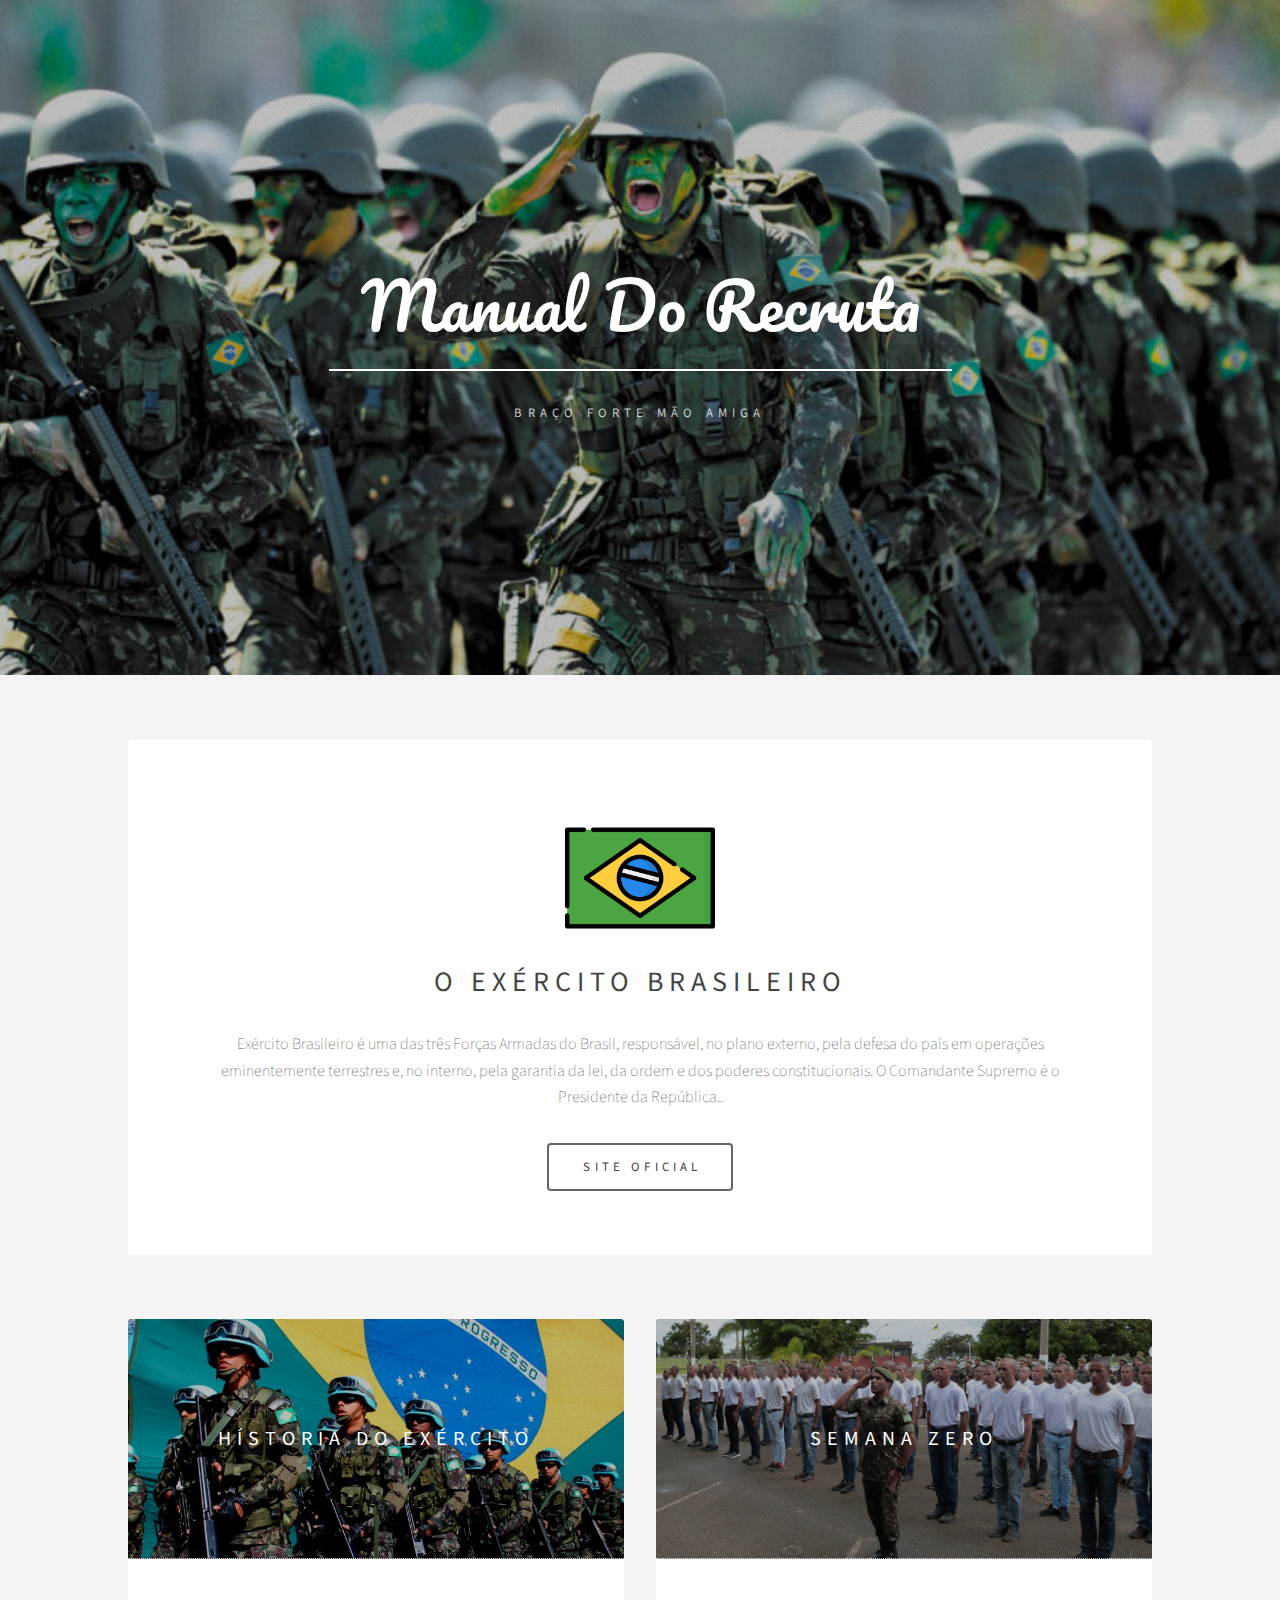
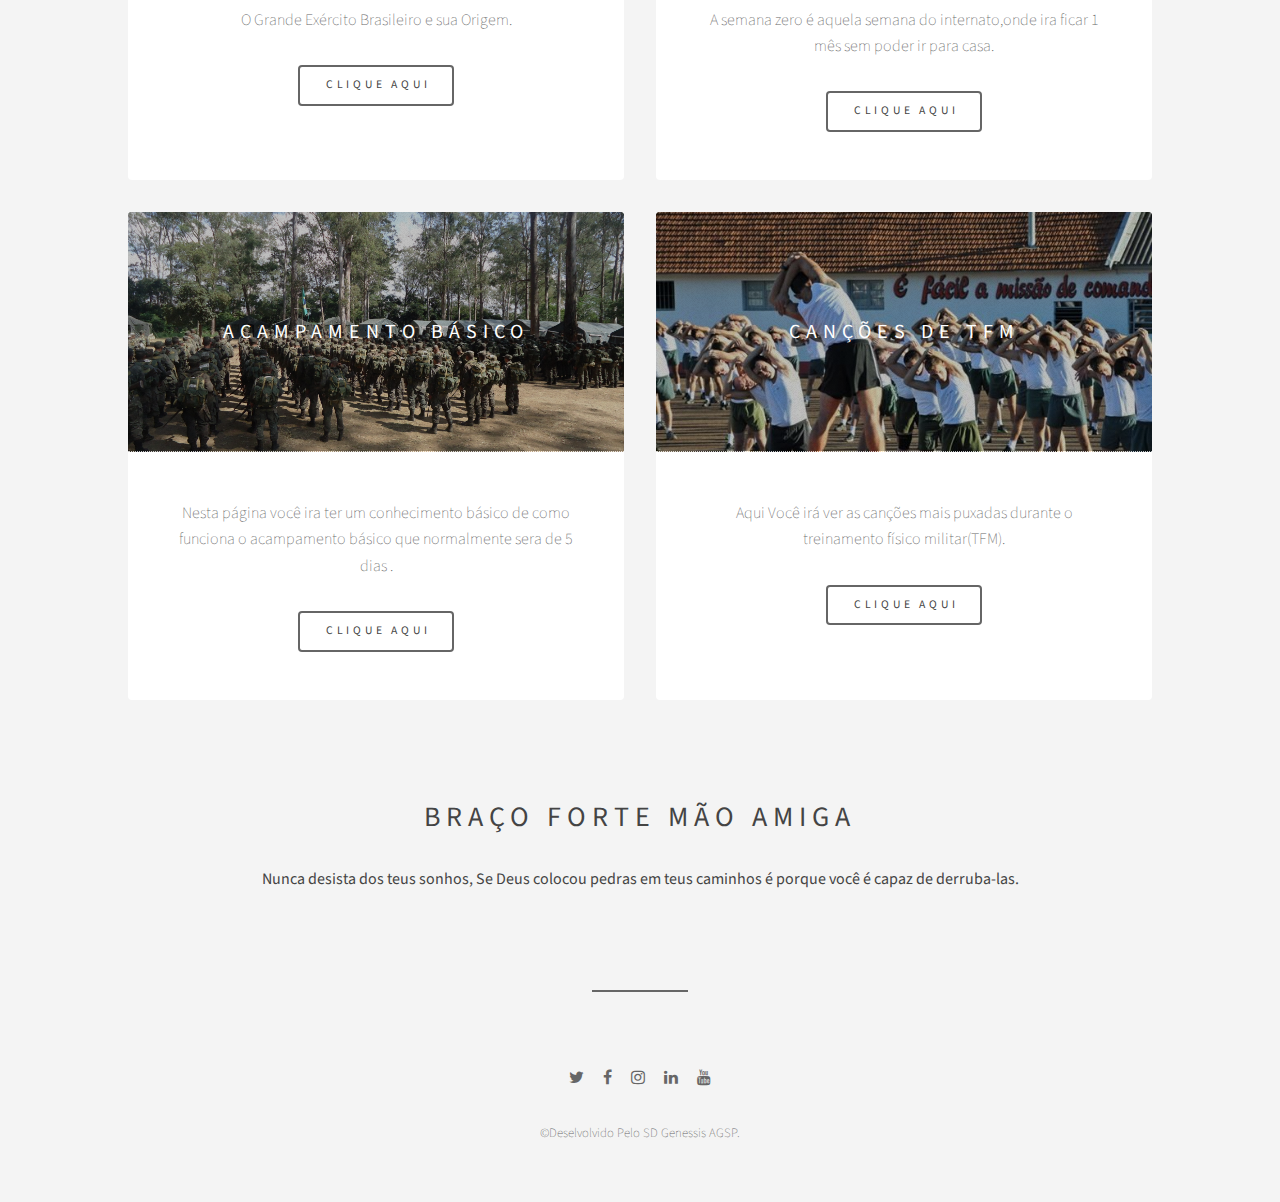
<file: PROF/www/index.html>
<!DOCTYPE HTML>
<!--
	Epilogue by TEMPLATED
	templated.co @templatedco
	Released for free under the Creative Commons Attribution 3.0 license (templated.co/license)
-->
<html>
	<head>
		<title>Manual Do Recruta</title>
		<meta charset="utf-8" />
		<meta name="viewport" content="width=device-width, initial-scale=1" />
		<link rel="stylesheet" href="css/main.css" />
		<link rel="shortout" href="imagens/icon">
	</head>
	<body>

		<!-- Header -->
			<header id="header" class="alt">
				<div class="inner">
					<h1>Manual Do Recruta</h1>
					<p>Braço Forte Mão Amiga </p>
				</div>
			</header>

		<!-- Wrapper -->
			<div id="wrapper">

				<!-- Banner -->
					<section id="intro" class="main">
					<img src="images/brasil.png" width="150" >
						<h2>O Exército Brasileiro</h2>
						<p>Exército Brasileiro é uma das três Forças Armadas do Brasil, responsável, no plano externo, pela defesa do país em operações eminentemente terrestres e, no interno, pela garantia da lei, da ordem e dos poderes constitucionais. O Comandante Supremo é o Presidente da República..</p>
						<ul class="actions">
							<li><a href="http://www.eb.mil.br/" class="button big">SITE OFICIAL</a></li>
						</ul>
					</section>

				<!-- Items -->
					<section class="main items">
						<article class="item">
							<header>
								<a href="HistoriaEB.html"><img src="images/capa.jpg" alt="" /></a>
								<h3>HÍSTORIA DO EXÉRCITO</h3>
							</header>
							<p>O Grande Exército Brasileiro e sua Origem.</p>
							<ul class="actions">
							
								<li><a href="HistoriaEB.html" class="button">Clique Aqui</a></li>
								
							</ul>
						</article>
						<article class="item">
							<header>
								<a href="semanaZero.html"><img src="images/semana.jpg" alt="" /></a>
								<h3>SEMANA ZERO</h3>
							</header>
							<p>A semana zero é aquela semana do internato,onde ira ficar 1 mês sem poder ir para casa.</p>
							<ul class="actions">
								<li><a href="semanaZero.html" class="button">Clique Aqui</a></li>
							</ul>
						</article>
						<article class="item">
							<header>
								<a href="acampamento.html"><img src="images/campo.jpg" alt="" /></a>
								<h3>ACAMPAMENTO BÁSICO</h3>
							</header>
							<p>Nesta página você ira ter um conhecimento básico de como funciona o acampamento básico que normalmente sera de 5 dias .</p>
							<ul class="actions">
								<li><a href="acampamento.html" class="button">Clique Aqui</a></li>
							</ul>
						</article>
						<article class="item">
							<header>
								<a href="tfm.html"><img src="images/tfm.jpg" alt="" /></a>
								<h3>CANÇÕES DE TFM</h3>
							</header>
							<p>Aqui Você irá ver as canções mais puxadas durante o treinamento físico militar(TFM).</p>
							<ul class="actions">
								<li><a href="tfm.html" class="button">Clique Aqui</a></li>
							</ul>
						</article>
					</section>

				<!-- CTA -->
					<section id="cta" class="main special">
						<h2>Braço Forte Mão Amiga</h2>
						<p><b>Nunca desista dos teus sonhos, Se Deus colocou pedras em teus caminhos é porque você é capaz de derruba-las.</b></p>
						
					</section>

				<!-- Main -->
				<!--
					<section id="main" class="main">
						<header>
							<h2>Lorem ipsum dolor</h2>
						</header>
						<p>Fusce malesuada efficitur venenatis. Pellentesque tempor leo sed massa hendrerit hendrerit. In sed feugiat est, eu congue elit. Ut porta magna vel felis sodales vulputate. Donec faucibus dapibus lacus non ornare. Etiam eget neque id metus gravida tristique ac quis erat. Aenean quis aliquet sem. Ut ut elementum sem. Suspendisse eleifend ut est non dapibus. Nulla porta, neque quis pretium sagittis, tortor lacus elementum metus, in imperdiet ante lorem vitae ipsum. Pellentesque habitant morbi tristique senectus et netus et malesuada fames ac turpis egestas. Etiam eget neque id metus gravida tristique ac quis erat. Aenean quis aliquet sem. Ut ut elementum sem. Suspendisse eleifend ut est non dapibus. Nulla porta, neque quis pretium sagittis, tortor lacus elementum metus, in imperdiet ante lorem vitae ipsum. Pellentesque habitant morbi tristique senectus et netus et malesuada fames ac turpis egestas.</p>
					</section>
				-->

				<!-- Footer -->
					<footer id="footer">
						<ul class="icons">
							<li><a href="https://twitter.com/exercitooficial?ref_src=twsrc%5Egoogle%7Ctwcamp%5Eserp%7Ctwgr%5Eauthor" class="icon fa-twitter"><span class="label">Twitter</span></a></li>
							<li><a href="https://www.facebook.com/exercito" class="icon fa-facebook"><span class="label">Facebook</span></a></li>
							<li><a href="https://www.instagram.com/exercito_oficial/?hl=pt-br" class="icon fa-instagram"><span class="label">Instagram</span></a></li>
							<li><a href="https://www.linkedin.com/organization-guest/company/exercito?challengeId=AQEJijxoqVua-AAAAXOSioYiGIHe4nkMWu5ul2oSS3Op_wp3rrAKlHwnlOrvUQwjZscsPDMRhTY-0yADV9rPQOuQBuqojUGLUg&submissionId=1e11b323-cabe-2516-585b-33657a42f025" class="icon fa-linkedin"><span class="label">LinkedIn</span></a></li>
                            <li><a href="https://www.youtube.com/user/CCSE1982" class="icon fa-youtube"><span class="label">Youtube</span></a></li>
						</ul>
						<p class="copyright">&copy;Deselvolvido Pelo SD Genessis AGSP</a>.</p>
					</footer>

			</div>

		<!-- Scripts -->
			<script src="js/jquery.min.js"></script>
			<script src="js/skel.min.js"></script>
			<script src="js/util.js"></script>
			<script src="js/main.js"></script>

	</body>
</html>
</file>
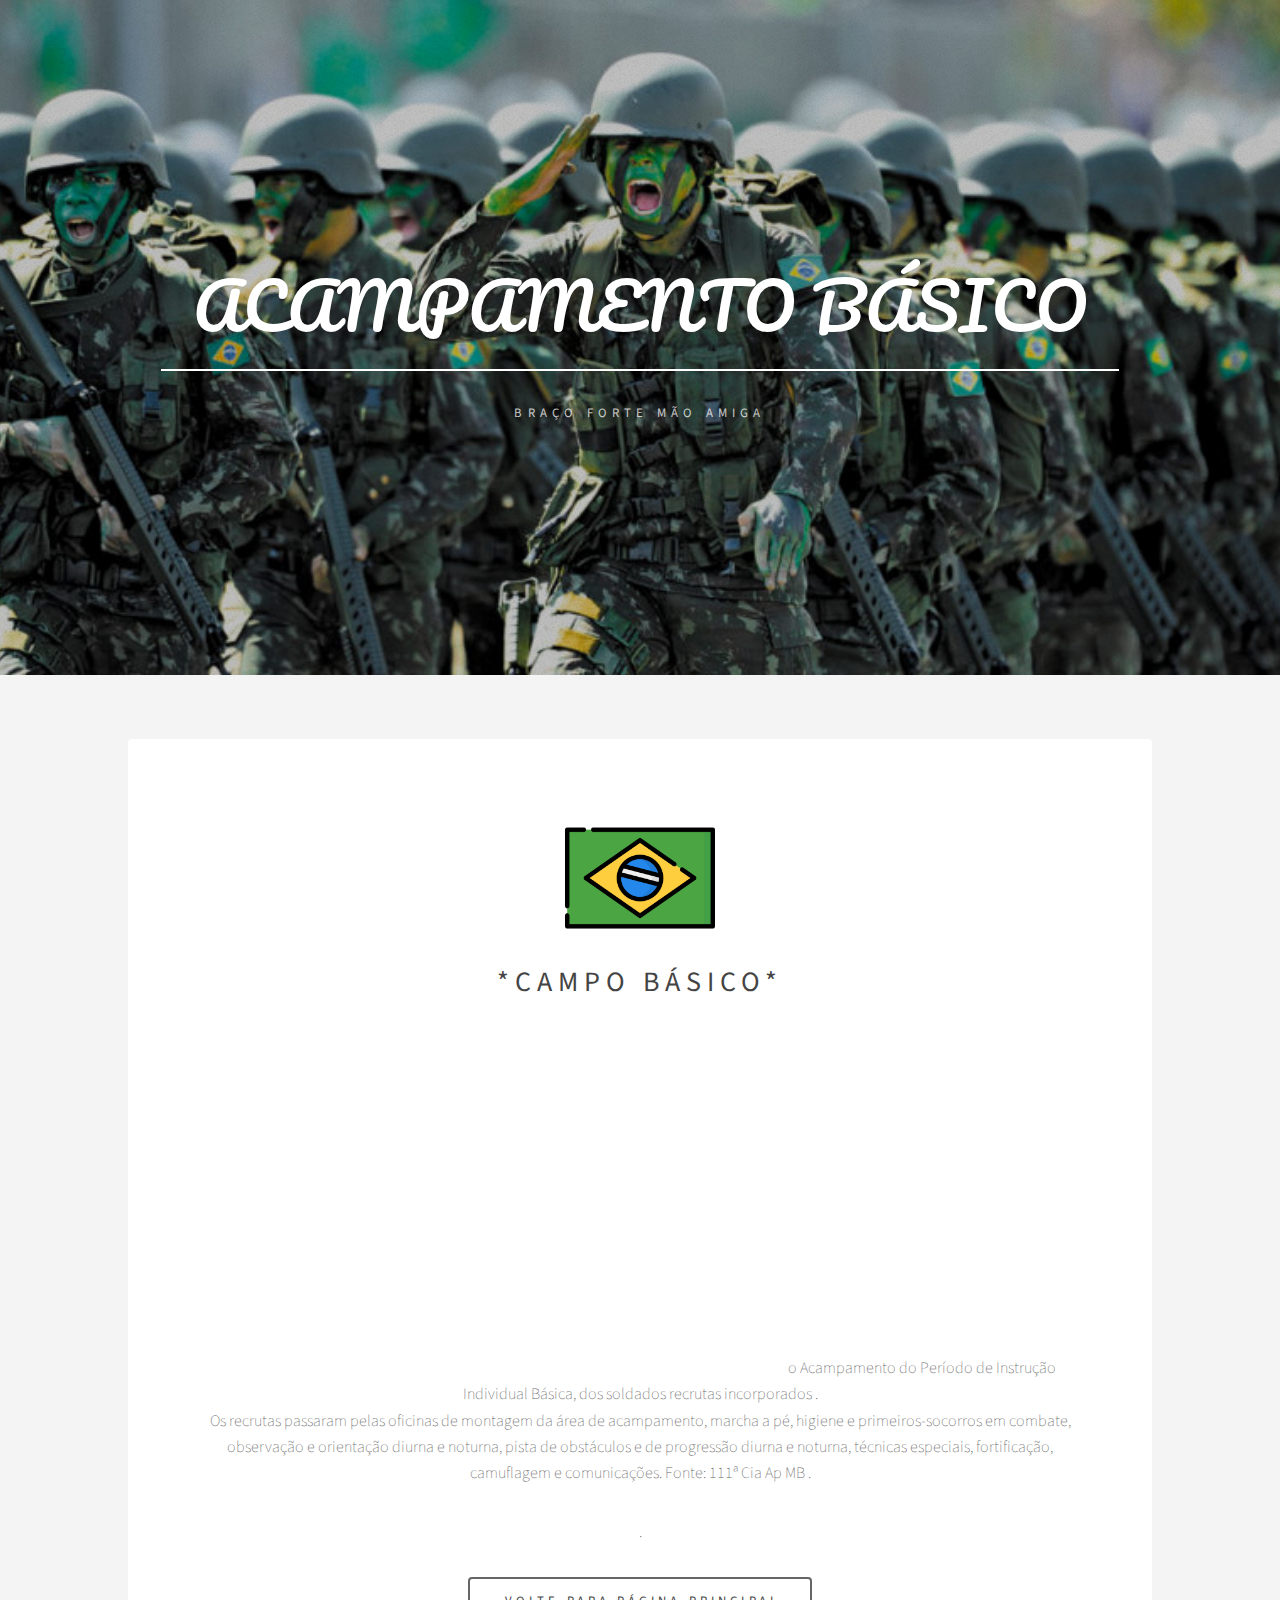
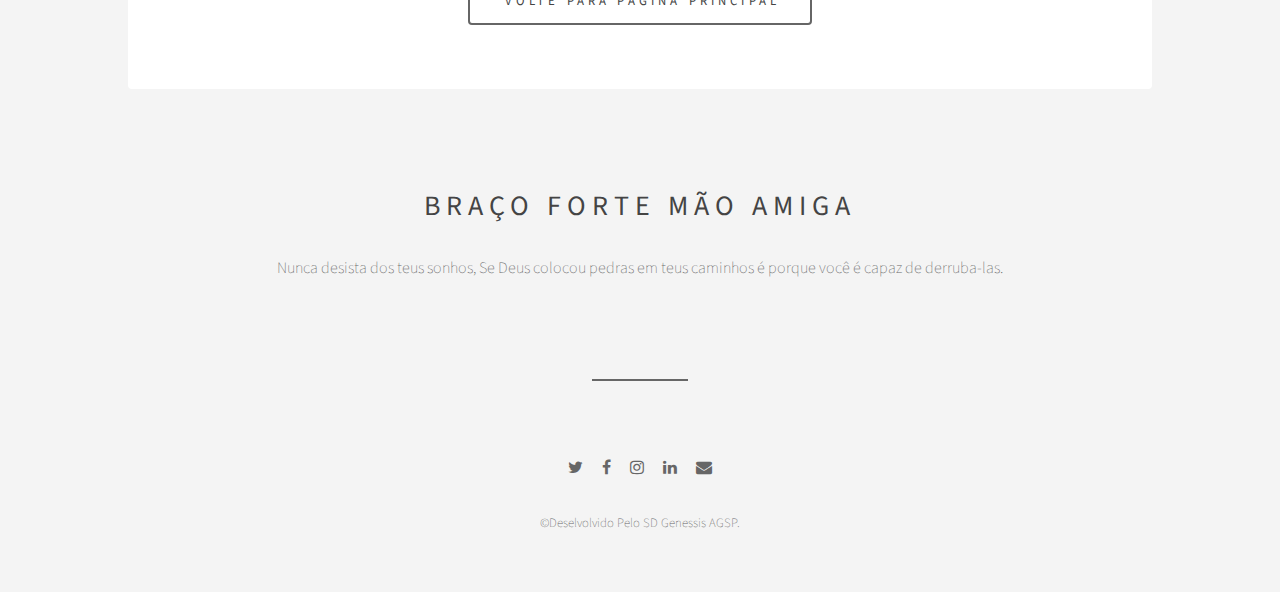
<file: PROF/www/acampamento.html>
<!DOCTYPE HTML>
<!--
	Epilogue by TEMPLATED
	templated.co @templatedco
	Released for free under the Creative Commons Attribution 3.0 license (templated.co/license)
-->
<html>
	<head>
		<title>Acampamento</title>
		<meta charset="utf-8" />
		<meta name="viewport" content="width=device-width, initial-scale=1" />
		<link rel="stylesheet" href="css/main.css" />
	</head>
	<body>

		<!-- Header -->
			<header id="header" class="alt">
				<div class="inner">
					<h1>ACAMPAMENTO BÁSICO</h1>
					<p>Braço Forte Mão Amiga </p>
				</div>
			</header>

		<!-- Wrapper -->
			<div id="wrapper">

				<!-- Banner -->
					<section id="intro" class="main">
						<img src="images/brasil.png" width="150" >
						    <h2> *CAMPO BÁSICO* </h2><br>
							
							
							<iframe width="560" height="315" src="https://www.youtube.com/embed/smp5nc0qIKc" frameborder="0" allow="accelerometer; autoplay; encrypted-media; gyroscope; picture-in-picture" allowfullscreen></iframe>

o Acampamento do Período de Instrução Individual Básica, dos soldados recrutas incorporados .<br>

Os recrutas passaram pelas oficinas de montagem da área de acampamento, marcha a pé, higiene e primeiros-socorros em combate, observação e orientação diurna e noturna, pista de obstáculos e de progressão diurna e noturna, técnicas especiais, fortificação, camuflagem e comunicações.

Fonte: 111ª Cia Ap MB . </p>
.</p>
						<ul class="actions">
							<li><a href="index.html" class="button big">Volte Para Página Principal</a></li>
						</ul>
					</section>

				

				<!-- CTA -->
					<section id="cta" class="main special">
						<h2>Braço Forte Mão Amiga</h2>
						<p>Nunca desista dos teus sonhos, Se Deus colocou pedras em teus caminhos é porque você é capaz de derruba-las.</p>
					
					</section>

				<!-- Main -->
				<!--
					<section id="main" class="main">
						<header>
							<h2>Lorem ipsum dolor</h2>
						</header>
						<p>Fusce malesuada efficitur venenatis. Pellentesque tempor leo sed massa hendrerit hendrerit. In sed feugiat est, eu congue elit. Ut porta magna vel felis sodales vulputate. Donec faucibus dapibus lacus non ornare. Etiam eget neque id metus gravida tristique ac quis erat. Aenean quis aliquet sem. Ut ut elementum sem. Suspendisse eleifend ut est non dapibus. Nulla porta, neque quis pretium sagittis, tortor lacus elementum metus, in imperdiet ante lorem vitae ipsum. Pellentesque habitant morbi tristique senectus et netus et malesuada fames ac turpis egestas. Etiam eget neque id metus gravida tristique ac quis erat. Aenean quis aliquet sem. Ut ut elementum sem. Suspendisse eleifend ut est non dapibus. Nulla porta, neque quis pretium sagittis, tortor lacus elementum metus, in imperdiet ante lorem vitae ipsum. Pellentesque habitant morbi tristique senectus et netus et malesuada fames ac turpis egestas.</p>
					</section>
				-->

				<!-- Footer -->
					<footer id="footer">
						<ul class="icons">
							<li><a href="https://twitter.com/exercitooficial?ref_src=twsrc%5Egoogle%7Ctwcamp%5Eserp%7Ctwgr%5Eauthor" class="icon fa-twitter"><span class="label">Twitter</span></a></li>
							<li><a href="https://www.facebook.com/exercito" class="icon fa-facebook"><span class="label">Facebook</span></a></li>
							<li><a href="https://www.instagram.com/exercito_oficial/?hl=pt-br" class="icon fa-instagram"><span class="label">Instagram</span></a></li>
							<li><a href="#" class="icon fa-linkedin"><span class="label">LinkedIn</span></a></li>
							<li><a href="#" class="icon fa-envelope"><span class="label">Email</span></a></li>
						</ul>
						<p class="copyright">&copy;Deselvolvido Pelo SD Genessis AGSP</a>.</p>
					</footer>

			</div>

		<!-- Scripts -->
			<script src="js/jquery.min.js"></script>
			<script src="js/skel.min.js"></script>
			<script src="js/util.js"></script>
			<script src="js/main.js"></script>

	</body>
</html>
</file>
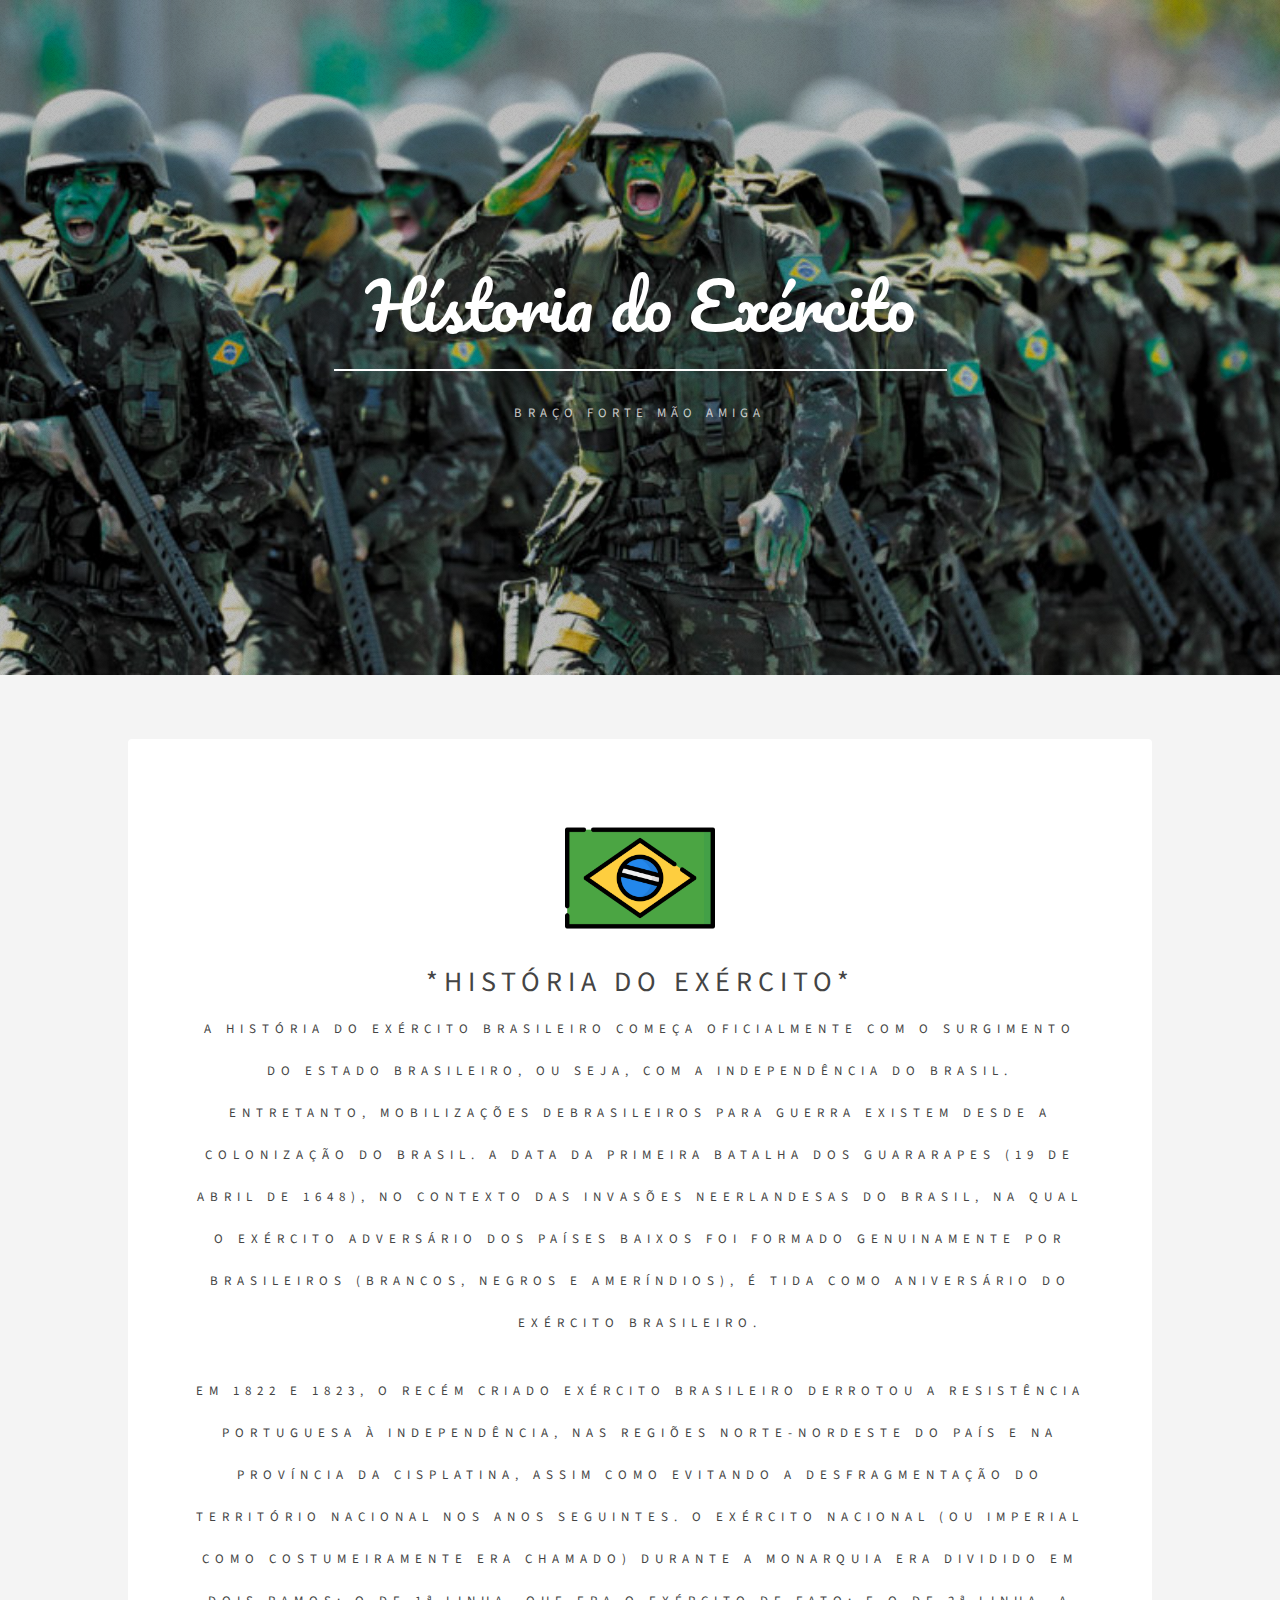
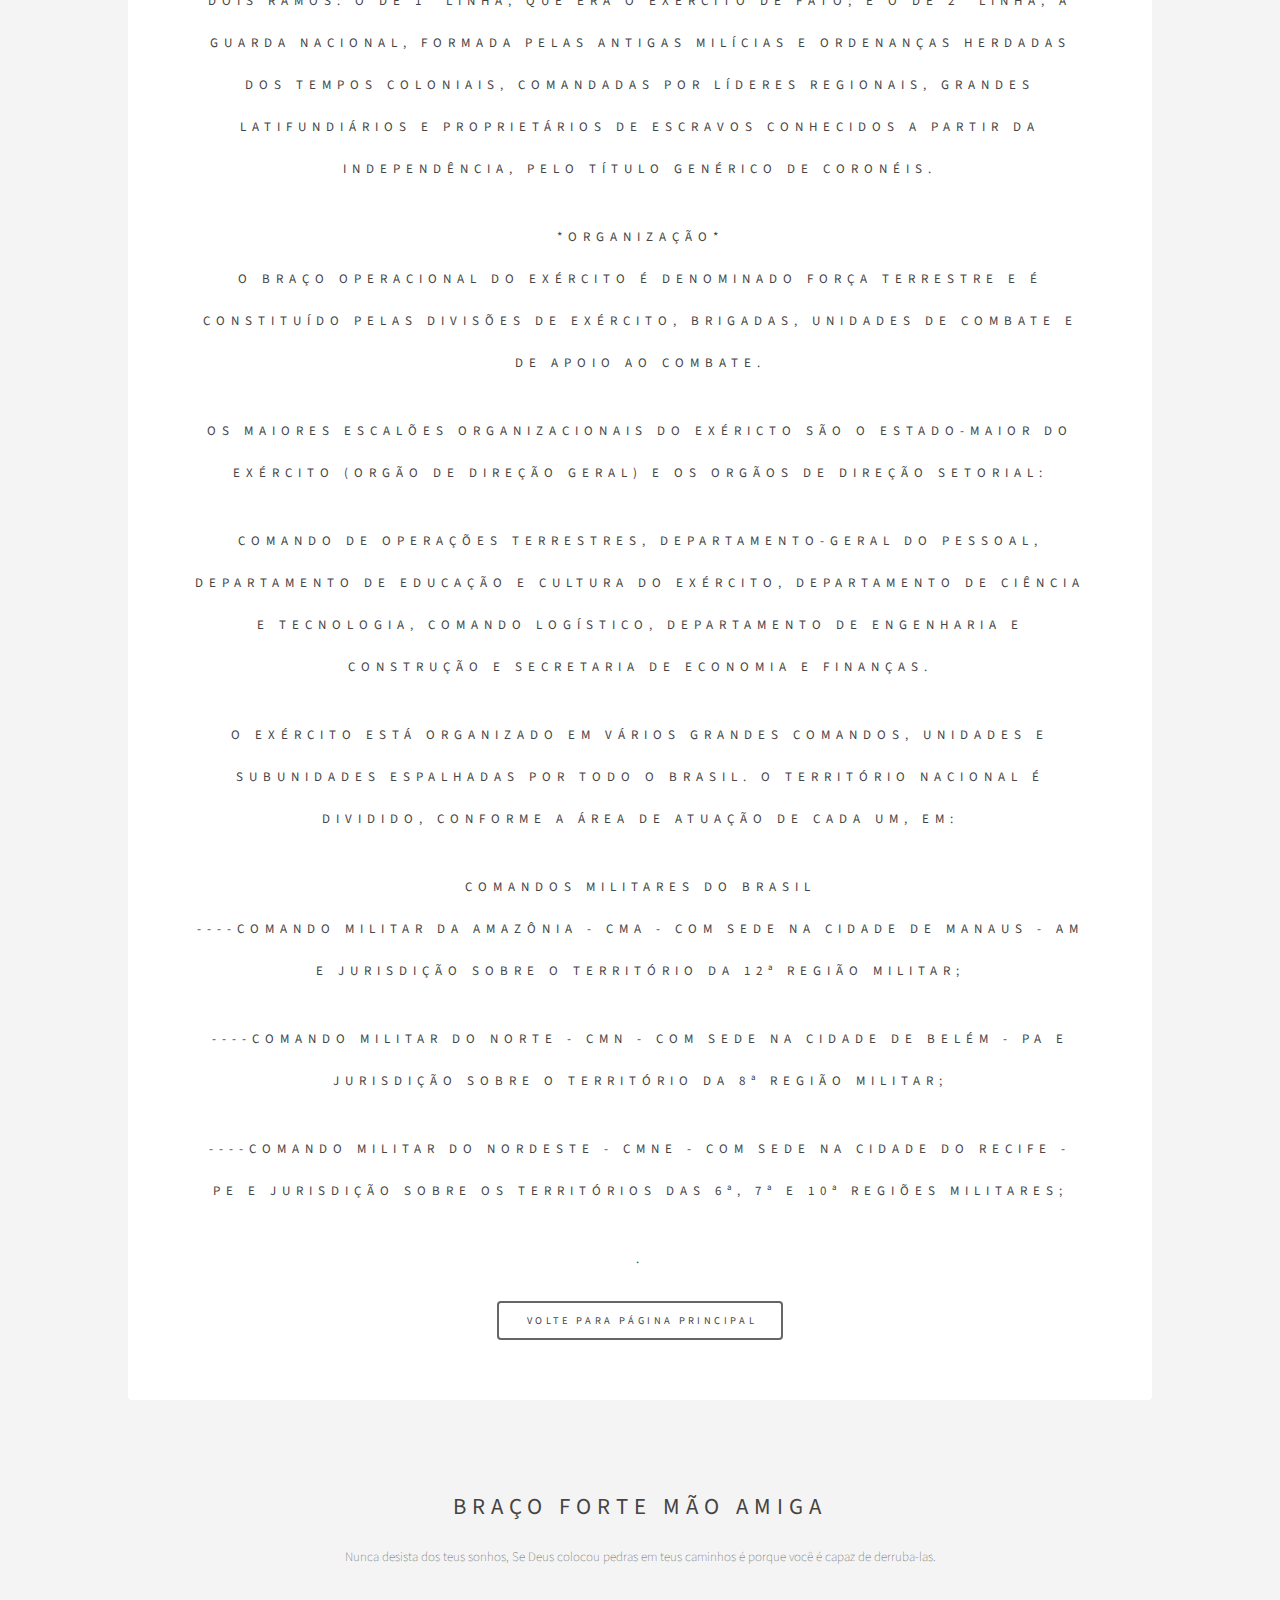
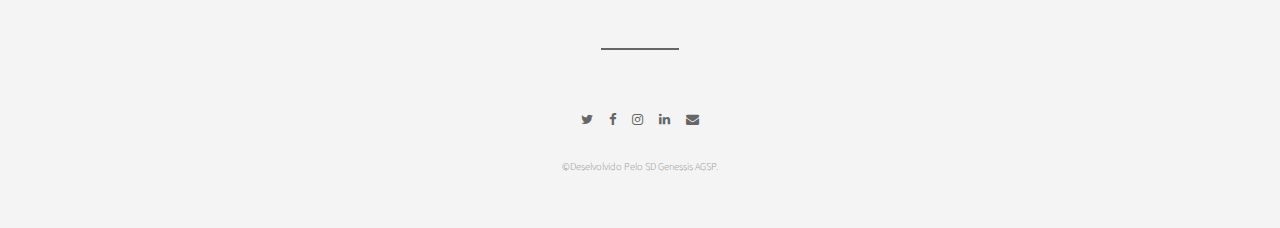
<file: PROF/www/HistoriaEB.html>
<!DOCTYPE HTML>
<!--
	Epilogue by TEMPLATED
	templated.co @templatedco
	Released for free under the Creative Commons Attribution 3.0 license (templated.co/license)
-->
<html>
	<head>
		<title>História</title>
		<meta charset="utf-8" />
		<meta name="viewport" content="width=device-width, initial-scale=1" />
		<link rel="stylesheet" href="css/main.css" />
	</head>
	<body>

		<!-- Header -->
			<header id="header" class="alt">
				<div class="inner">
					<h1>Hístoria do Exército</h1>
					<p>Braço Forte Mão Amiga </p>
				</div>
			</header>

		<!-- Wrapper -->
			<div id="wrapper">

				<!-- Banner -->
					<section id="intro" class="main">
						<img src="images/brasil.png" width="150" >
						    <h2> *História do Exército* <br>
							
							<font size="2" >

A história do Exército Brasileiro começa oficialmente com o surgimento do Estado brasileiro, ou seja, com a independência do Brasil. Entretanto, mobilizações debrasileiros para guerra existem desde a colonização do Brasil. A data da primeira Batalha dos Guararapes (19 de abril de 1648), no contexto das invasões neerlandesas do Brasil, na qual o exército adversário dos Países Baixos foi formado genuinamente por brasileiros (brancos, negros e ameríndios), é tida como aniversário do Exército Brasileiro. <br> </p>

Em 1822 e 1823, o recém criado exército brasileiro derrotou a resistência portuguesa à independência, nas regiões norte-nordeste do país e na província da Cisplatina, assim como evitando a desfragmentação do território nacional nos anos seguintes. O Exército Nacional (ou Imperial como costumeiramente era chamado) durante a monarquia era dividido em dois ramos: o de 1ª Linha, que era o Exército de fato; e o de 2ª Linha, a Guarda Nacional, formada pelas antigas milícias e ordenanças herdadas dos tempos coloniais, comandadas por líderes regionais, grandes latifundiários e proprietários de escravos conhecidos a partir da independência, pelo título genérico de Coronéis.</p>



                                                      *Organização* <br>

O braço operacional do Exército é denominado Força Terrestre e é constituído pelas divisões de exército, brigadas, unidades de combate e de apoio ao combate. </p>

Os maiores escalões organizacionais do Exéricto são o Estado-Maior do Exército (orgão de direção geral) e os orgãos de direção setorial: </p>

Comando de Operações Terrestres, Departamento-Geral do Pessoal, Departamento de Educação e Cultura do Exército, Departamento de Ciência e Tecnologia, Comando Logístico, Departamento de Engenharia e Construção e Secretaria de Economia e Finanças.</p>

O Exército está organizado em vários Grandes Comandos, unidades e subunidades espalhadas por todo o Brasil. O território nacional é dividido, conforme a área de atuação de cada um, em: </p>

Comandos Militares do Brasil <br>

----Comando Militar da Amazônia - CMA - com sede na cidade de Manaus - AM e jurisdição sobre o território da 12ª Região Militar;</p>

----Comando Militar do Norte - CMN - com sede na cidade de Belém - PA e jurisdição sobre o território da 8ª Região Militar;</p>

----Comando Militar do Nordeste - CMNE - com sede na cidade do Recife - PE e jurisdição sobre os territórios das 6ª, 7ª e 10ª Regiões Militares;</p>
.</p>
						<ul class="actions">
							<li><a href="index.html" class="button big">Volte Para Página Principal</a></li>
						</ul>
					</section>

				

				<!-- CTA -->
					<section id="cta" class="main special">
						<h2>Braço Forte Mão Amiga</h2>
						<p>Nunca desista dos teus sonhos, Se Deus colocou pedras em teus caminhos é porque você é capaz de derruba-las.</p>
						
					</section>

				<!-- Main -->
				<!--
					<section id="main" class="main">
						<header>
							<h2>Lorem ipsum dolor</h2>
						</header>
						<p>Fusce malesuada efficitur venenatis. Pellentesque tempor leo sed massa hendrerit hendrerit. In sed feugiat est, eu congue elit. Ut porta magna vel felis sodales vulputate. Donec faucibus dapibus lacus non ornare. Etiam eget neque id metus gravida tristique ac quis erat. Aenean quis aliquet sem. Ut ut elementum sem. Suspendisse eleifend ut est non dapibus. Nulla porta, neque quis pretium sagittis, tortor lacus elementum metus, in imperdiet ante lorem vitae ipsum. Pellentesque habitant morbi tristique senectus et netus et malesuada fames ac turpis egestas. Etiam eget neque id metus gravida tristique ac quis erat. Aenean quis aliquet sem. Ut ut elementum sem. Suspendisse eleifend ut est non dapibus. Nulla porta, neque quis pretium sagittis, tortor lacus elementum metus, in imperdiet ante lorem vitae ipsum. Pellentesque habitant morbi tristique senectus et netus et malesuada fames ac turpis egestas.</p>
					</section>
				-->

				<!-- Footer -->
					<footer id="footer">
						<ul class="icons">
							<li><a href="https://twitter.com/exercitooficial?ref_src=twsrc%5Egoogle%7Ctwcamp%5Eserp%7Ctwgr%5Eauthor" class="icon fa-twitter"><span class="label">Twitter</span></a></li>
							<li><a href="https://www.facebook.com/exercito" class="icon fa-facebook"><span class="label">Facebook</span></a></li>
							<li><a href="https://www.instagram.com/exercito_oficial/?hl=pt-br" class="icon fa-instagram"><span class="label">Instagram</span></a></li>
							<li><a href="#" class="icon fa-linkedin"><span class="label">LinkedIn</span></a></li>
							<li><a href="#" class="icon fa-envelope"><span class="label">Email</span></a></li>
						</ul>
						<p class="copyright">&copy;Deselvolvido Pelo SD Genessis AGSP</a>.</p>
					</footer>

			</div>

		<!-- Scripts -->
			<script src="js/jquery.min.js"></script>
			<script src="js/skel.min.js"></script>
			<script src="js/util.js"></script>
			<script src="js/main.js"></script>

	</body>
</html>
</file>
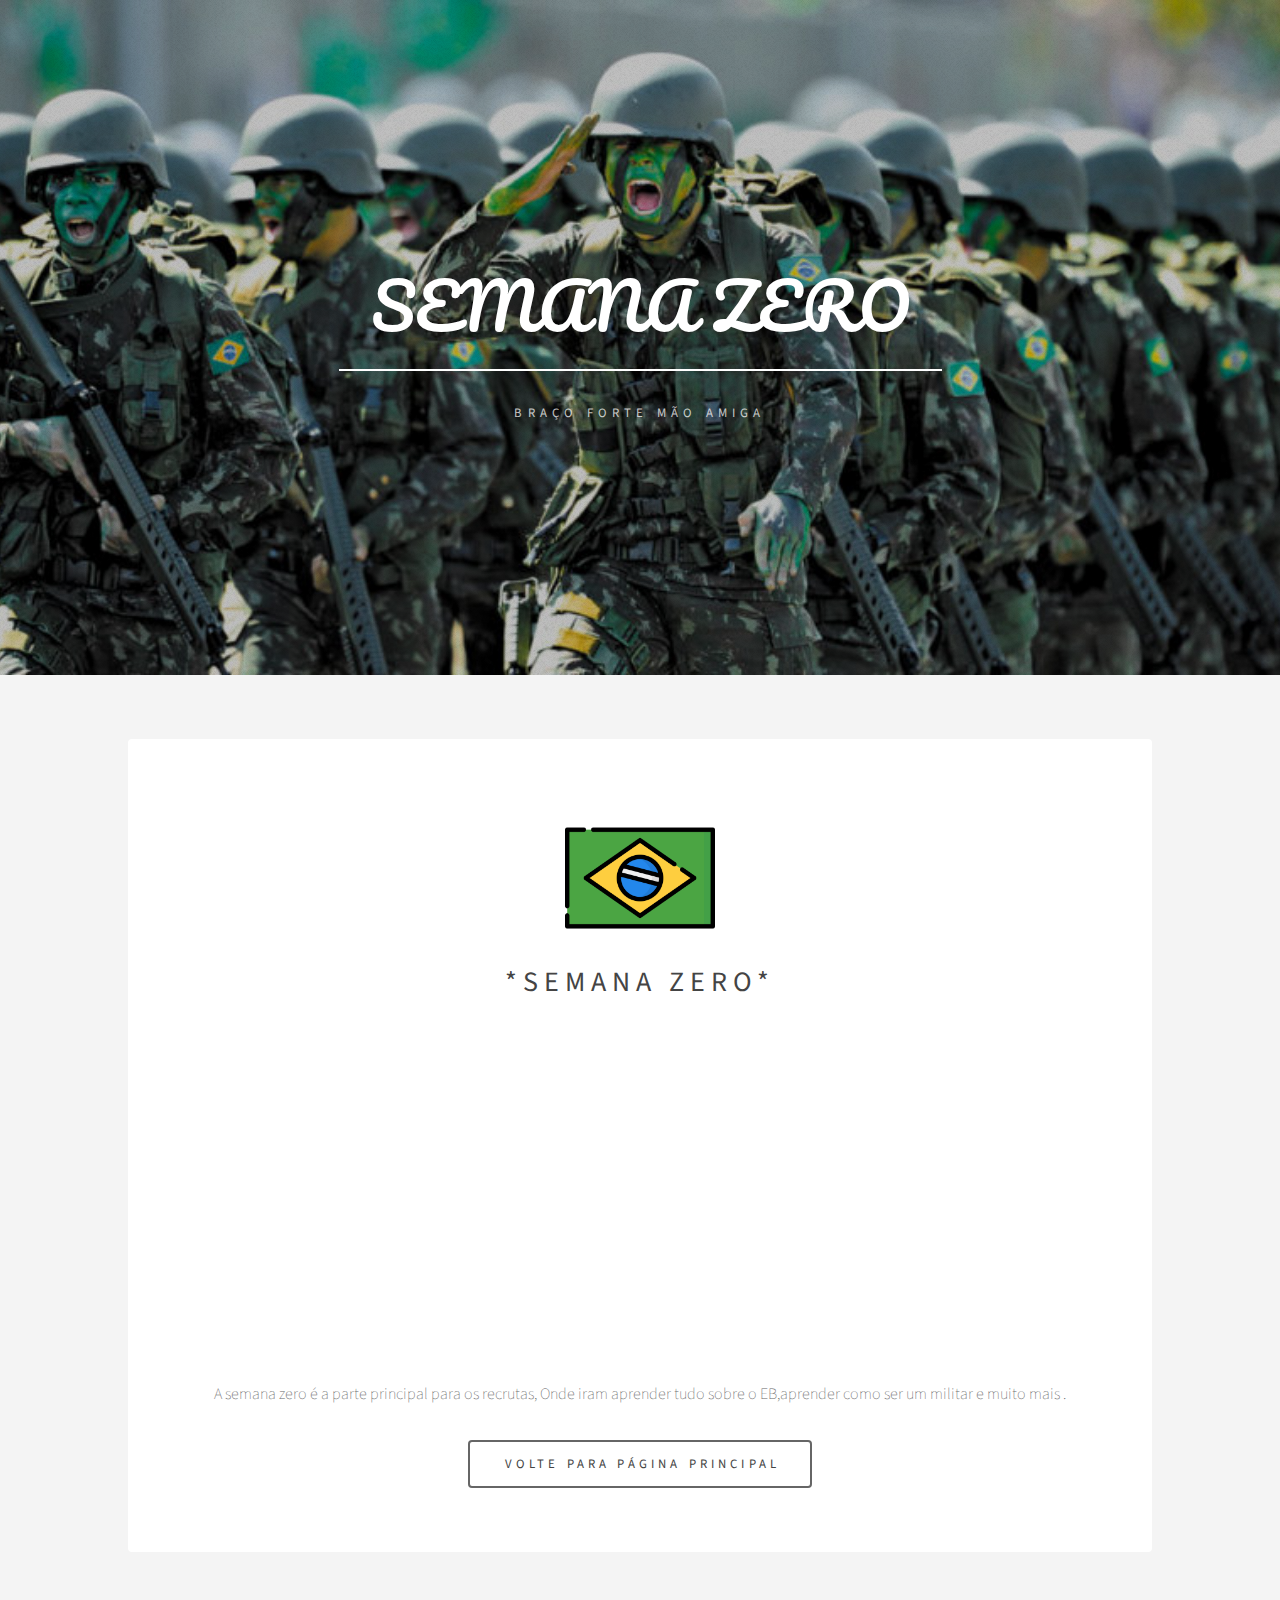
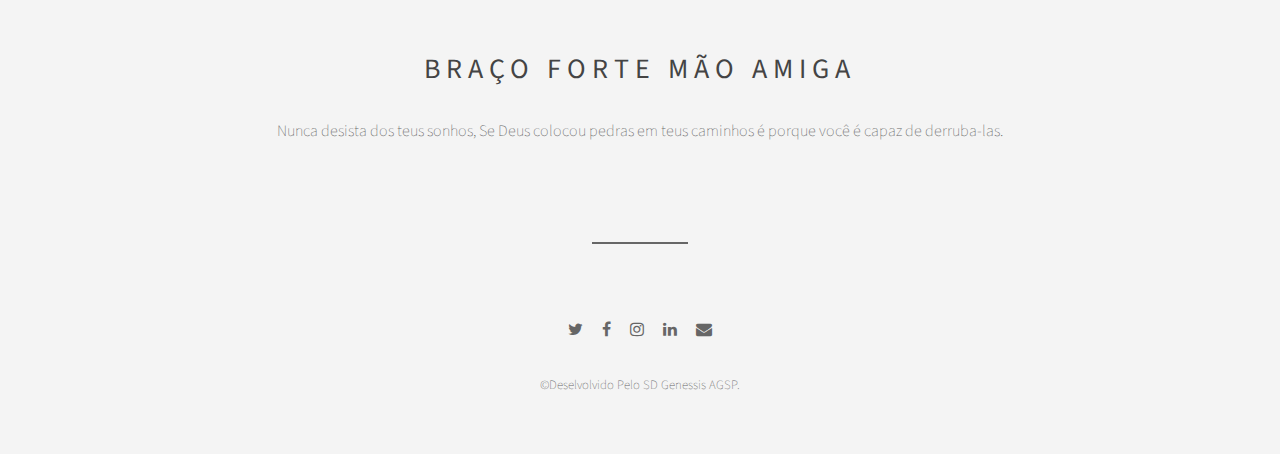
<file: PROF/www/semanaZero.html>
<!DOCTYPE HTML>
<!--
	Epilogue by TEMPLATED
	templated.co @templatedco
	Released for free under the Creative Commons Attribution 3.0 license (templated.co/license)
-->
<html>
	<head>
		<title>Semana Zero</title>
		<meta charset="utf-8" />
		<meta name="viewport" content="width=device-width, initial-scale=1" />
		<link rel="stylesheet" href="css/main.css" />
	</head>
	<body>

		<!-- Header -->
			<header id="header" class="alt">
				<div class="inner">
					<h1>SEMANA ZERO</h1>
					<p>Braço Forte Mão Amiga </p>
				</div>
			</header>

		<!-- Wrapper -->
			<div id="wrapper">

				<!-- Banner -->
					<section id="intro" class="main">
						<img src="images/brasil.png" width="150" >
						    <h2> *Semana Zero* </h2> <br>
							
							
							<iframe width="560" height="315" src="https://www.youtube.com/embed/pY5wdUs4ipM" frameborder="0" allow="accelerometer; autoplay; encrypted-media; gyroscope; picture-in-picture" allowfullscreen></iframe> <br>

							<p>	A semana zero é a parte principal para os recrutas, Onde iram aprender tudo sobre o EB,aprender como ser um militar e muito mais . 
							</p>
						<ul class="actions">
							<li><a href="index.html" class="button big">Volte Para Página Principal</a></li>
						</ul>
					</section>

				

				<!-- CTA -->
					<section id="cta" class="main special">
						<h2>Braço Forte Mão Amiga</h2>
						<p>Nunca desista dos teus sonhos, Se Deus colocou pedras em teus caminhos é porque você é capaz de derruba-las.</p>
						
					</section>

				<!-- Main -->
				<!--
					<section id="main" class="main">
						<header>
							<h2>Lorem ipsum dolor</h2>
						</header>
						<p>Fusce malesuada efficitur venenatis. Pellentesque tempor leo sed massa hendrerit hendrerit. In sed feugiat est, eu congue elit. Ut porta magna vel felis sodales vulputate. Donec faucibus dapibus lacus non ornare. Etiam eget neque id metus gravida tristique ac quis erat. Aenean quis aliquet sem. Ut ut elementum sem. Suspendisse eleifend ut est non dapibus. Nulla porta, neque quis pretium sagittis, tortor lacus elementum metus, in imperdiet ante lorem vitae ipsum. Pellentesque habitant morbi tristique senectus et netus et malesuada fames ac turpis egestas. Etiam eget neque id metus gravida tristique ac quis erat. Aenean quis aliquet sem. Ut ut elementum sem. Suspendisse eleifend ut est non dapibus. Nulla porta, neque quis pretium sagittis, tortor lacus elementum metus, in imperdiet ante lorem vitae ipsum. Pellentesque habitant morbi tristique senectus et netus et malesuada fames ac turpis egestas.</p>
					</section>
				-->

				<!-- Footer -->
					<footer id="footer">
						<ul class="icons">
							<li><a href="https://twitter.com/exercitooficial?ref_src=twsrc%5Egoogle%7Ctwcamp%5Eserp%7Ctwgr%5Eauthor" class="icon fa-twitter"><span class="label">Twitter</span></a></li>
							<li><a href="https://www.facebook.com/exercito" class="icon fa-facebook"><span class="label">Facebook</span></a></li>
							<li><a href="https://www.instagram.com/exercito_oficial/?hl=pt-br" class="icon fa-instagram"><span class="label">Instagram</span></a></li>
							<li><a href="#" class="icon fa-linkedin"><span class="label">LinkedIn</span></a></li>
							<li><a href="#" class="icon fa-envelope"><span class="label">Email</span></a></li>
						</ul>
						<p class="copyright">&copy;Deselvolvido Pelo SD Genessis AGSP</a>.</p>
					</footer>

			</div>

		<!-- Scripts -->
			<script src="js/jquery.min.js"></script>
			<script src="js/skel.min.js"></script>
			<script src="js/util.js"></script>
			<script src="js/main.js"></script>

	</body>
</html>
</file>
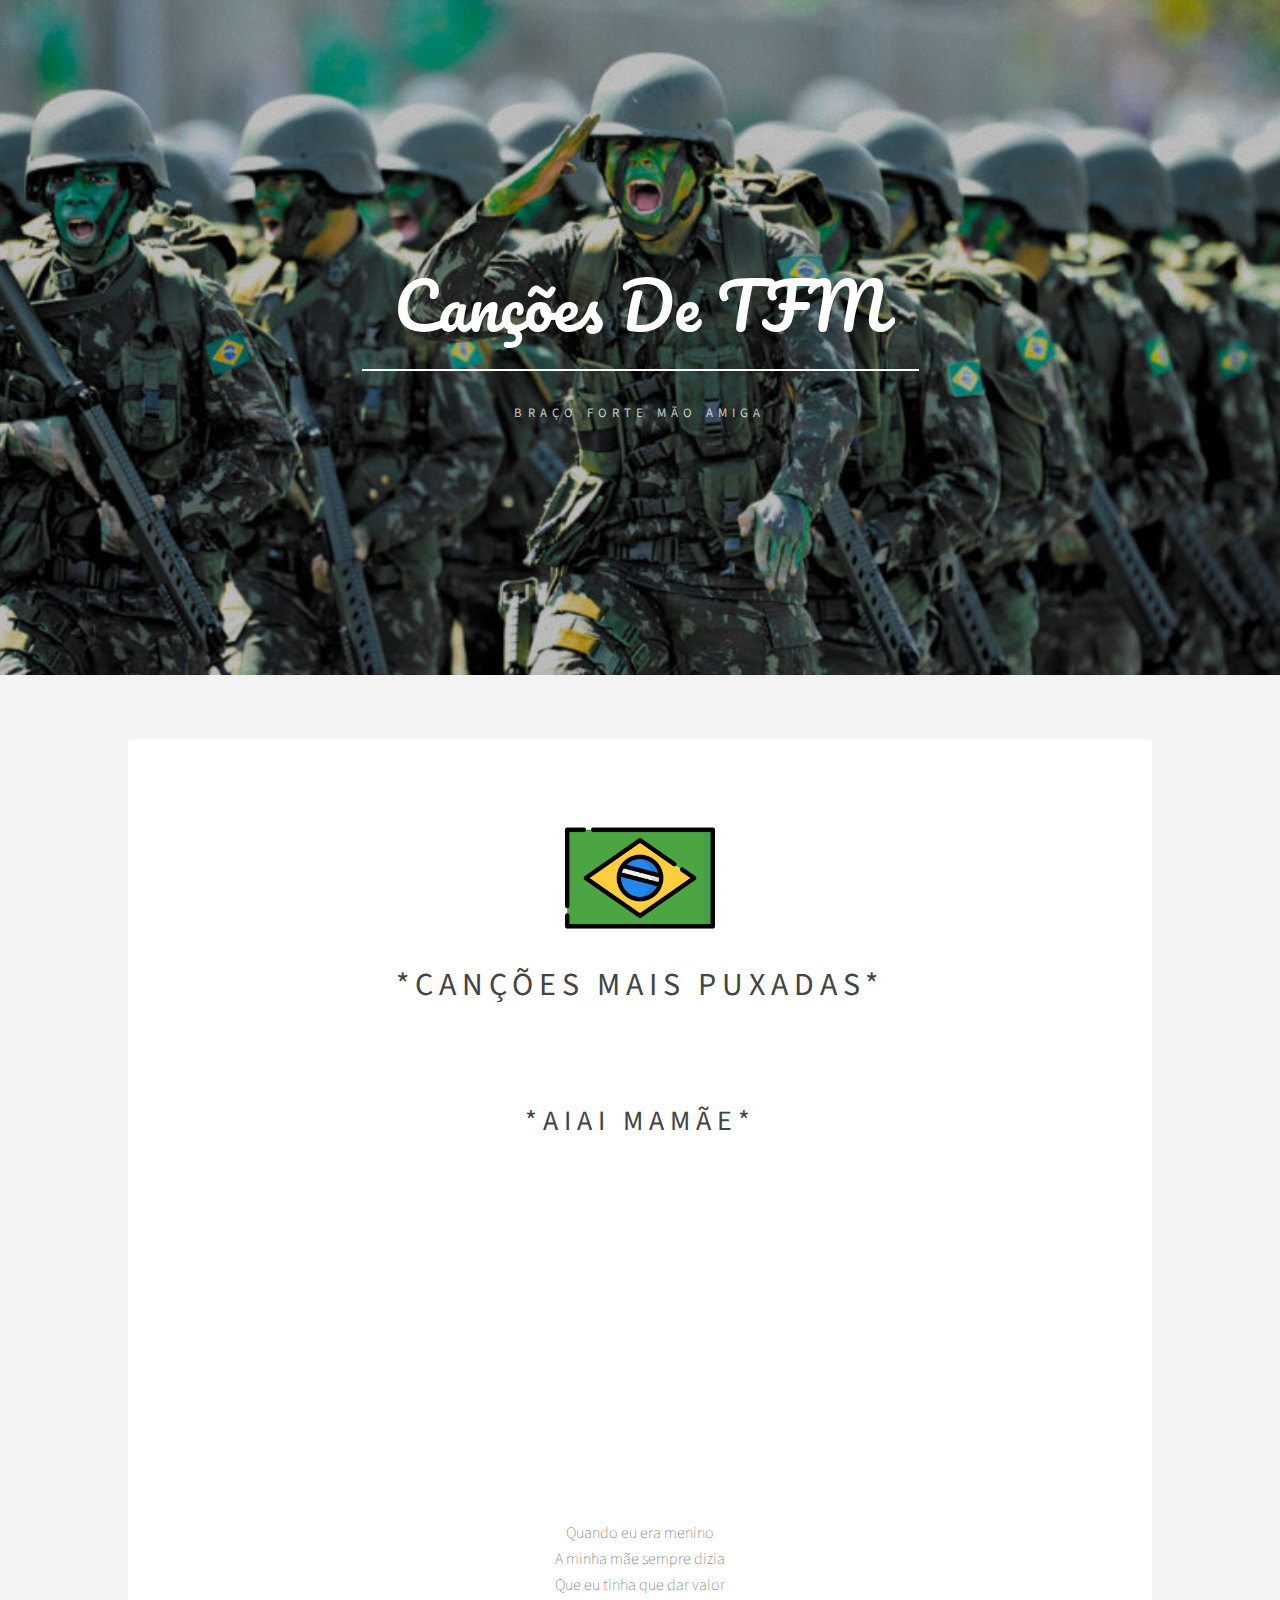
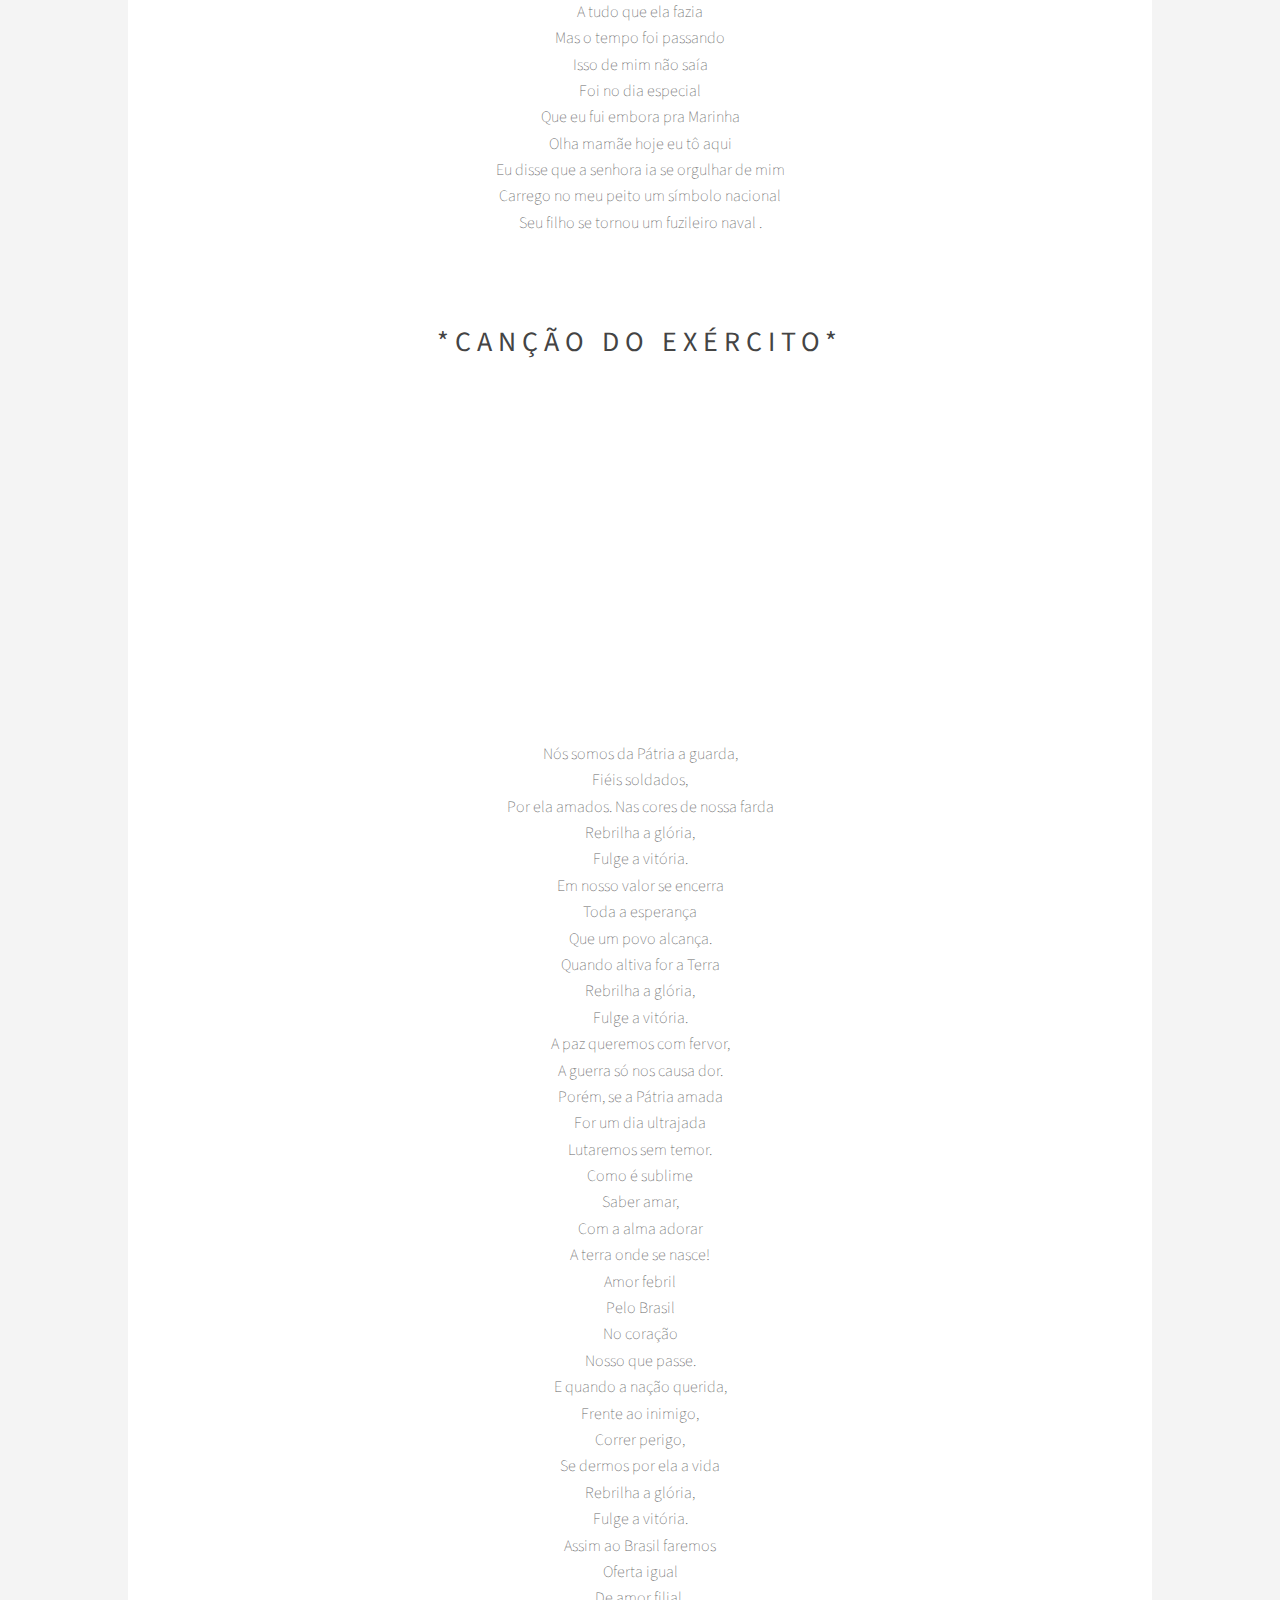
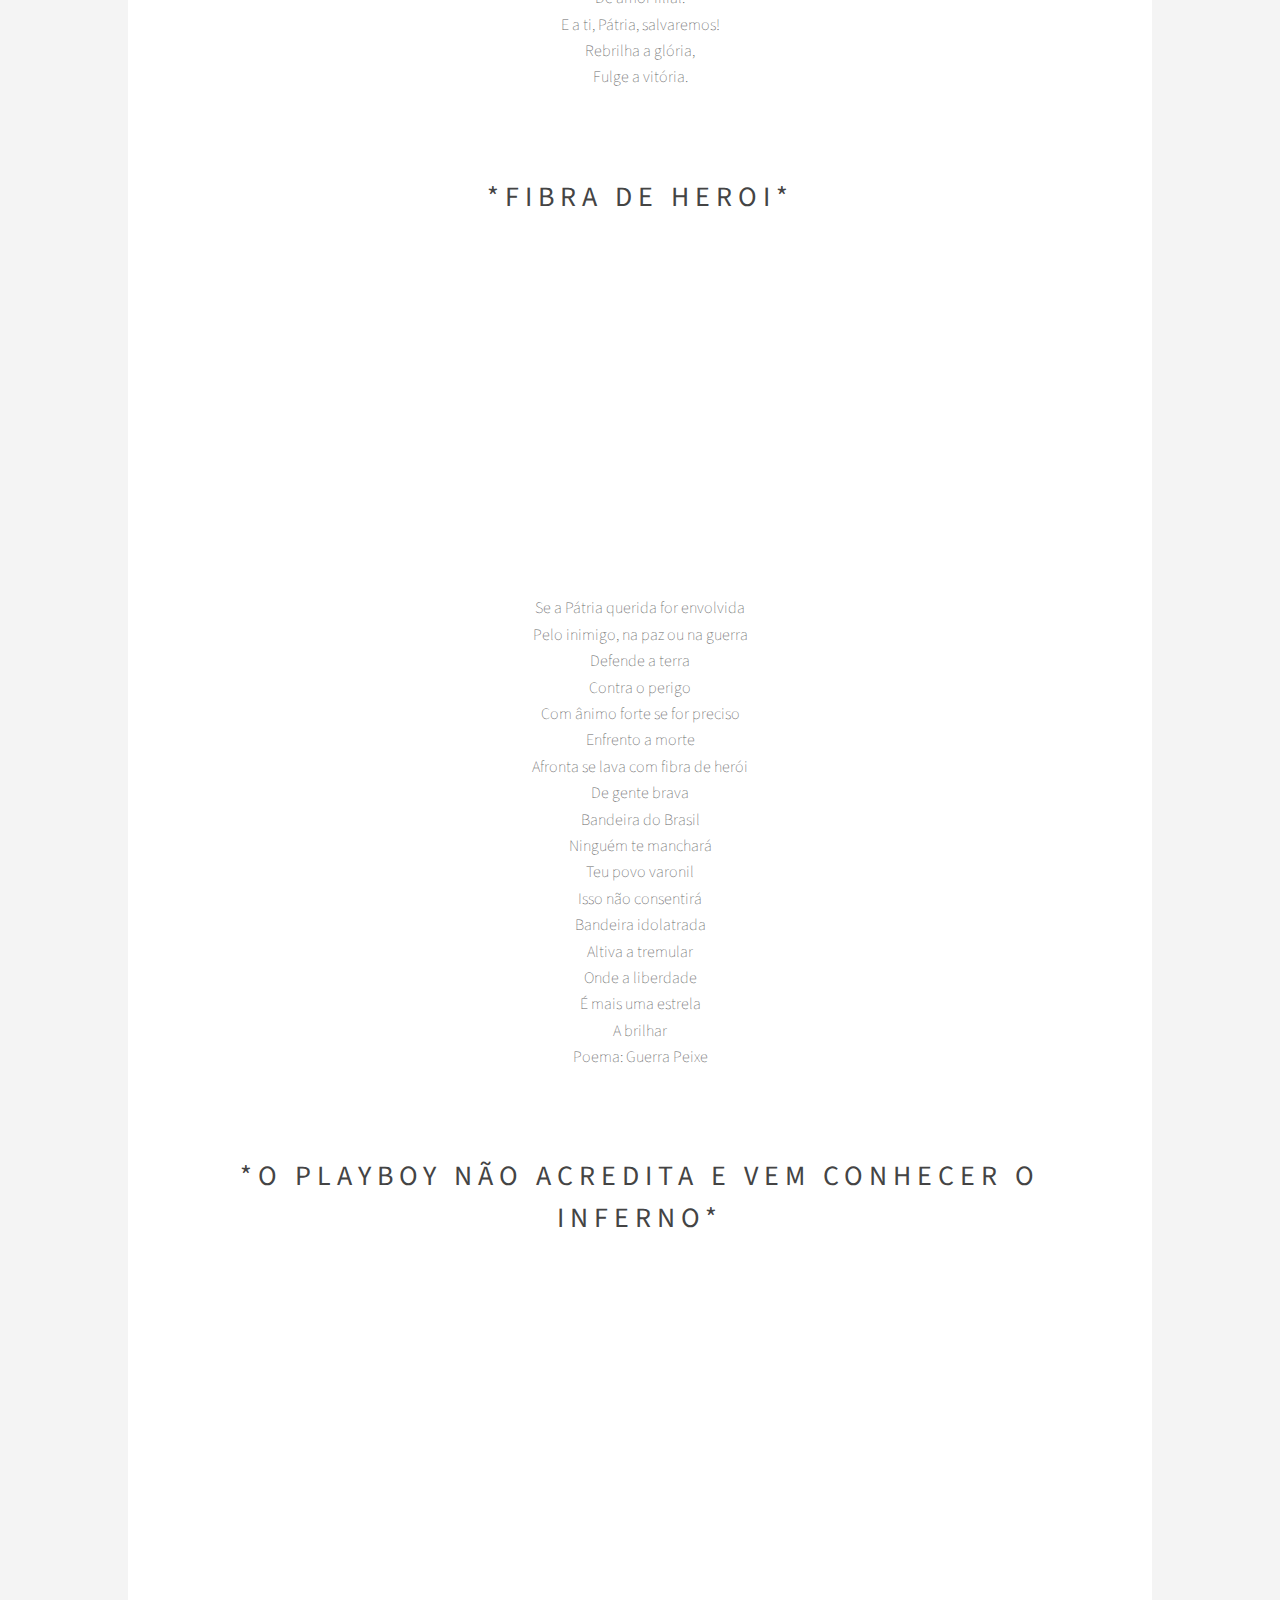
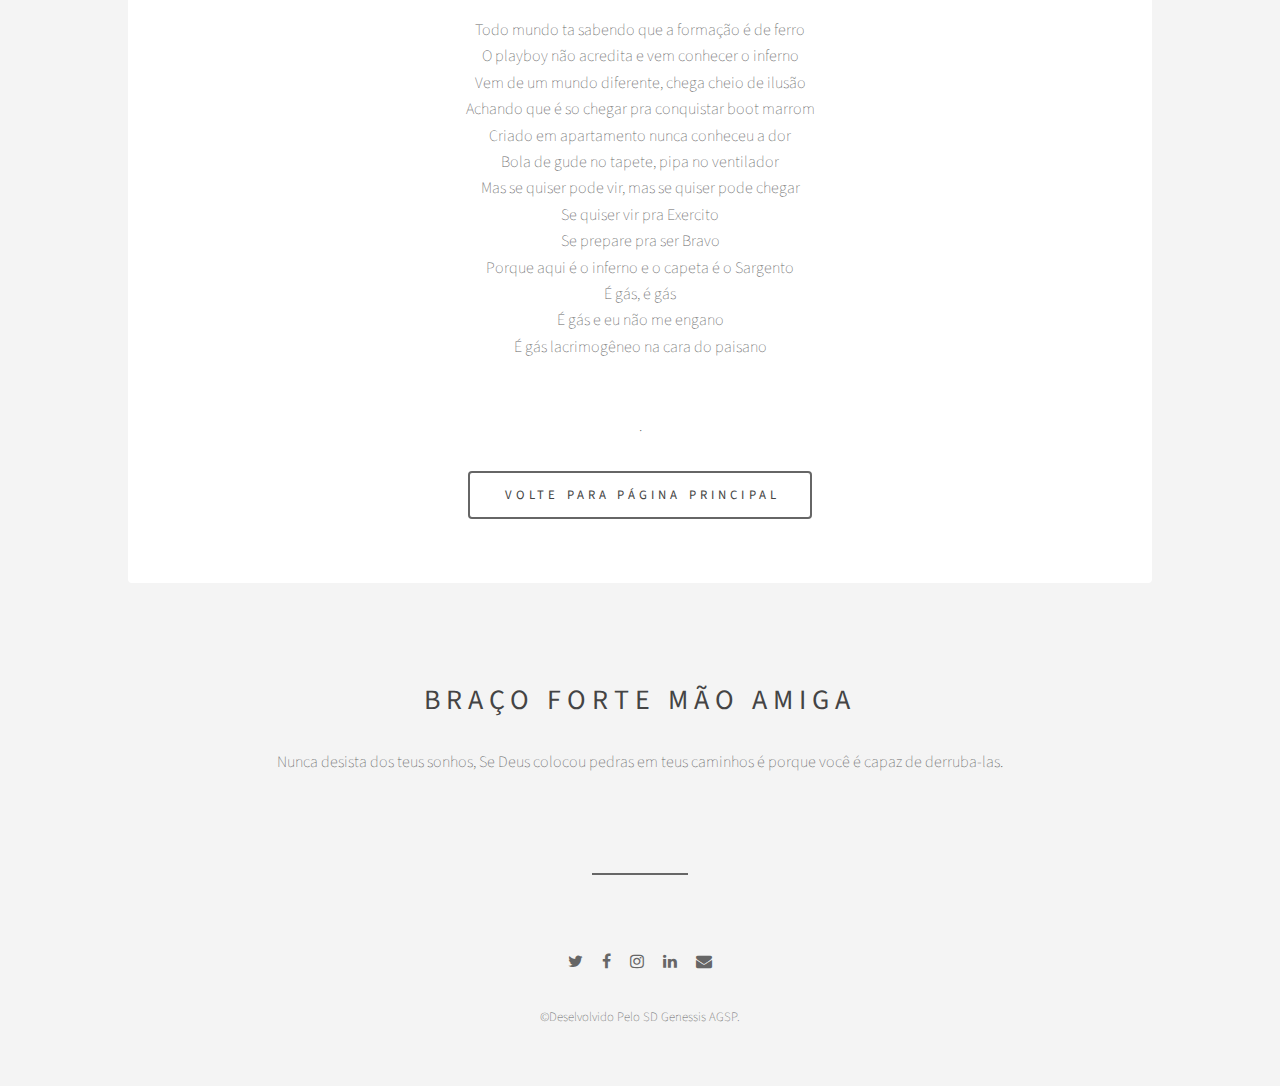
<file: PROF/www/tfm.html>
<!DOCTYPE HTML>
<!--
	Epilogue by TEMPLATED
	templated.co @templatedco
	Released for free under the Creative Commons Attribution 3.0 license (templated.co/license)
-->
<html>
	<head>
		<title>Canções De TFM</title>
		<meta charset="utf-8" />
		<meta name="viewport" content="width=device-width, initial-scale=1" />
		<link rel="stylesheet" href="css/main.css" />
	</head>
	<body>

		<!-- Header -->
			<header id="header" class="alt">
				<div class="inner">
					<h1>Canções De TFM</h1>
					<p>Braço Forte Mão Amiga </p>
				</div>
			</header>

		<!-- Wrapper -->
			<div id="wrapper">

				<!-- Banner -->
					<section id="intro" class="main">
						<img src="images/brasil.png" width="150" >
						    <h1> *Canções Mais Puxadas* </h1><br> 
							<p>
							<h2>*Aiai Mamãe* </h2><br>
							<iframe width="560" height="315" src="https://www.youtube.com/embed/rRPxwHM6hAs" frameborder="0" allow="accelerometer; autoplay; encrypted-media; gyroscope; picture-in-picture" allowfullscreen></iframe> <br>

Quando eu era menino<br>
A minha mãe sempre dizia<br>
Que eu tinha que dar valor<br>
A tudo que ela fazia<br>
Mas o tempo foi passando<br>
Isso de mim não saía<br>
Foi no dia especial<br>
Que eu fui embora pra Marinha<br>

Olha mamãe hoje eu tô aqui<br>
Eu disse que a senhora ia se orgulhar de mim<br>
Carrego no meu peito um símbolo nacional<br>
Seu filho se tornou um fuzileiro naval .<br><br><br> </p>

                             
							 
							 <h2>*Canção Do Exército*</h2> <br>
							 <iframe width="560" height="315" src="https://www.youtube.com/embed/wzjrNJL0aBs" frameborder="0" allow="accelerometer; autoplay; encrypted-media; gyroscope; picture-in-picture" allowfullscreen></iframe> <br> 
							 <p>
							 
Nós somos da Pátria a guarda,<br>
Fiéis soldados,<br>
Por ela amados.
Nas cores de nossa farda<br>
Rebrilha a glória,<br>
Fulge a vitória.<br>

Em nosso valor se encerra<br>
Toda a esperança<br>
Que um povo alcança.<br>
Quando altiva for a Terra<br>
Rebrilha a glória,<br>
Fulge a vitória.<br>
A paz queremos com fervor,<br>
A guerra só nos causa dor.<br>
Porém, se a Pátria amada<br>
For um dia ultrajada<br>
Lutaremos sem temor.<br>

Como é sublime<br>
Saber amar,<br>
Com a alma adorar<br>
A terra onde se nasce!<br>
Amor febril<br>
Pelo Brasil<br>
No coração<br>
Nosso que passe.<br>
E quando a nação querida,<br>
Frente ao inimigo,<br>
Correr perigo,<br>
Se dermos por ela a vida<br>
Rebrilha a glória,<br>
Fulge a vitória.<br>
Assim ao Brasil faremos<br>
Oferta igual<br>
De amor filial.<br>
E a ti, Pátria, salvaremos!<br>
Rebrilha a glória,<br>
Fulge a vitória.	<br><br><br> </p>		

                                        <h2>*FIBRA DE HEROI* </h2><br>
<iframe width="560" height="315" src="https://www.youtube.com/embed/fHtTY4n6_GY" frameborder="0" allow="accelerometer; autoplay; encrypted-media; gyroscope; picture-in-picture" allowfullscreen></iframe> <br>
<p>
	Se a Pátria querida for envolvida<br>	
Pelo inimigo, na paz ou na guerra<br>	
Defende a terra<br>	
Contra o perigo<br>	
Com ânimo forte se for preciso<br>	
Enfrento a morte<br>	
Afronta se lava com fibra de herói<br>	
De gente brava<br>	
	
Bandeira do Brasil<br>	
Ninguém te manchará<br>	
Teu povo varonil <br>	
Isso não consentirá<br>	
Bandeira idolatrada<br>	
Altiva a tremular<br>	
Onde a liberdade<br>	
É mais uma estrela<br>	
A brilhar<br>	

Poema: Guerra Peixe	<br><br><br>	</p>	

                                           <h2>*O Playboy Não Acredita e Vem Conhecer o Inferno*	</h2><br>

<iframe width="560" height="315" src="https://www.youtube.com/embed/pNUDvUrrcXE?start=3" frameborder="0" allow="accelerometer; autoplay; encrypted-media; gyroscope; picture-in-picture" allowfullscreen></iframe> <br>
<p>
Todo mundo ta sabendo que a formação é de ferro<br>	
O playboy não acredita e vem conhecer o inferno<br>	
Vem de um mundo diferente, chega cheio de ilusão<br>	
Achando que é so chegar pra conquistar boot marrom<br>	
Criado em apartamento nunca conheceu a dor<br>	
Bola de gude no tapete, pipa no ventilador<br>	
Mas se quiser pode vir, mas se quiser pode chegar<br>	
Se quiser vir pra Exercito<br>	
Se prepare pra ser Bravo<br>	
Porque aqui é o inferno e o capeta é o Sargento<br>	
É gás, é gás<br>	
É gás e eu não me engano<br>	
É gás lacrimogêneo na cara do paisano	<br><br><br>										   



 . </p>
						<ul class="actions">
							<li><a href="index.html" class="button big">Volte Para Página Principal</a></li>
						</ul>
					</section>

				

				<!-- CTA -->
					<section id="cta" class="main special">
						<h2>Braço Forte Mão Amiga</h2>
						<p>Nunca desista dos teus sonhos, Se Deus colocou pedras em teus caminhos é porque você é capaz de derruba-las.</p>
						
					</section>

				<!-- Main -->
				<!--
					<section id="main" class="main">
						<header>
							<h2>Lorem ipsum dolor</h2>
						</header>
						<p>Fusce malesuada efficitur venenatis. Pellentesque tempor leo sed massa hendrerit hendrerit. In sed feugiat est, eu congue elit. Ut porta magna vel felis sodales vulputate. Donec faucibus dapibus lacus non ornare. Etiam eget neque id metus gravida tristique ac quis erat. Aenean quis aliquet sem. Ut ut elementum sem. Suspendisse eleifend ut est non dapibus. Nulla porta, neque quis pretium sagittis, tortor lacus elementum metus, in imperdiet ante lorem vitae ipsum. Pellentesque habitant morbi tristique senectus et netus et malesuada fames ac turpis egestas. Etiam eget neque id metus gravida tristique ac quis erat. Aenean quis aliquet sem. Ut ut elementum sem. Suspendisse eleifend ut est non dapibus. Nulla porta, neque quis pretium sagittis, tortor lacus elementum metus, in imperdiet ante lorem vitae ipsum. Pellentesque habitant morbi tristique senectus et netus et malesuada fames ac turpis egestas.</p>
					</section>
				-->

				<!-- Footer -->
					<footer id="footer">
						<ul class="icons">
							<li><a href="https://twitter.com/exercitooficial?ref_src=twsrc%5Egoogle%7Ctwcamp%5Eserp%7Ctwgr%5Eauthor" class="icon fa-twitter"><span class="label">Twitter</span></a></li>
							<li><a href="https://www.facebook.com/exercito" class="icon fa-facebook"><span class="label">Facebook</span></a></li>
							<li><a href="https://www.instagram.com/exercito_oficial/?hl=pt-br" class="icon fa-instagram"><span class="label">Instagram</span></a></li>
							<li><a href="#" class="icon fa-linkedin"><span class="label">LinkedIn</span></a></li>
							<li><a href="#" class="icon fa-envelope"><span class="label">Email</span></a></li>
						</ul>
						<p class="copyright">&copy;Deselvolvido Pelo SD Genessis AGSP</a>.</p>
					</footer>

			</div>

		<!-- Scripts -->
			<script src="js/jquery.min.js"></script>
			<script src="js/skel.min.js"></script>
			<script src="js/util.js"></script>
			<script src="js/main.js"></script>

	</body>
</html>
</file>
<file: PROF/www/css/main.css>
@import url(font-awesome.min.css);
@import url("https://fonts.googleapis.com/css?family=Pacifico|Source+Sans+Pro:200,400");

/*
	Epilogue by TEMPLATED
	templated.co @templatedco
	Released for free under the Creative Commons Attribution 3.0 license (templated.co/license)
*/

/* Reset */

	html, body, div, span, applet, object, iframe, h1, h2, h3, h4, h5, h6, p, blockquote, pre, a, abbr, acronym, address, big, cite, code, del, dfn, em, img, ins, kbd, q, s, samp, small, strike, strong, sub, sup, tt, var, b, u, i, center, dl, dt, dd, ol, ul, li, fieldset, form, label, legend, table, caption, tbody, tfoot, thead, tr, th, td, article, aside, canvas, details, embed, figure, figcaption, footer, header, hgroup, menu, nav, output, ruby, section, summary, time, mark, audio, video {
		margin: 0;
		padding: 0;
		border: 0;
		font-size: 100%;
		font: inherit;
		vertical-align: baseline;
	}

	article, aside, details, figcaption, figure, footer, header, hgroup, menu, nav, section {
		display: block;
	}

	body {
		line-height: 1;
	}

	ol, ul {
		list-style: none;
	}

	blockquote, q {
		quotes: none;
	}

	blockquote:before, blockquote:after, q:before, q:after {
		content: '';
		content: none;
	}

	table {
		border-collapse: collapse;
		border-spacing: 0;
	}

	body {
		-webkit-text-size-adjust: none;
	}

/* Box Model */

	*, *:before, *:after {
		-moz-box-sizing: border-box;
		-webkit-box-sizing: border-box;
		box-sizing: border-box;
	}

/* Basic */

	@-ms-viewport {
		width: device-width;
	}

	body {
		-ms-overflow-style: scrollbar;
	}

	@media screen and (max-width: 480px) {

		html, body {
			min-width: 320px;
		}

	}

	body {
		background: #f4f4f4;
	}

		body.is-loading *, body.is-loading *:before, body.is-loading *:after {
			-moz-animation: none !important;
			-webkit-animation: none !important;
			-ms-animation: none !important;
			animation: none !important;
			-moz-transition: none !important;
			-webkit-transition: none !important;
			-ms-transition: none !important;
			transition: none !important;
		}

/* Type */

	body {
		background-color: #f4f4f4;
		color: #666666;
	}

	body, input, select, textarea {
		font-family: "Source Sans Pro", Helvetica, sans-serif;
		font-size: 17pt;
		font-weight: 200;
		line-height: 1.65;
	}

		@media screen and (max-width: 1680px) {

			body, input, select, textarea {
				font-size: 13pt;
			}

		}

		@media screen and (max-width: 1280px) {

			body, input, select, textarea {
				font-size: 12pt;
			}

		}

		@media screen and (max-width: 360px) {

			body, input, select, textarea {
				font-size: 11pt;
			}

		}

	a {
		-moz-transition: color 0.2s ease, border-bottom-color 0.2s ease;
		-webkit-transition: color 0.2s ease, border-bottom-color 0.2s ease;
		-ms-transition: color 0.2s ease, border-bottom-color 0.2s ease;
		transition: color 0.2s ease, border-bottom-color 0.2s ease;
		text-decoration: none;
		border-bottom: dotted 1px;
	}

		a:hover {
			border-bottom-color: transparent;
		}

	strong, b {
		font-weight: 400;
	}

	em, i {
		font-style: italic;
	}

	p {
		margin: 0 0 2em 0;
	}

	h1, h2, h3, h4, h5, h6 {
		font-weight: 400;
		line-height: 1.5;
		margin: 0 0 1em 0;
		text-transform: uppercase;
		letter-spacing: 0.375rem;
	}

		h1 a, h2 a, h3 a, h4 a, h5 a, h6 a {
			color: inherit;
			text-decoration: none;
		}

	h1 {
		font-size: 2em;
	}

	h2 {
		font-size: 1.75em;
	}

	h3 {
		font-size: 1.25em;
	}

	h4 {
		font-size: 1em;
	}

	h5 {
		font-size: 0.9em;
	}

	h6 {
		font-size: 0.7em;
	}

	@media screen and (max-width: 736px) {

		h1 {
			font-size: 1.5em;
		}

		h2 {
			font-size: 1.25em;
		}

		h3 {
			font-size: 1em;
		}

	}

	sub {
		font-size: 0.8em;
		position: relative;
		top: 0.5em;
	}

	sup {
		font-size: 0.8em;
		position: relative;
		top: -0.5em;
	}

	blockquote {
		border-left: solid 4px;
		font-style: italic;
		margin: 0 0 2em 0;
		padding: 0.5em 0 0.5em 2em;
	}

	code {
		border-radius: 4px;
		border: solid 1px;
		font-family: "Courier New", monospace;
		font-size: 0.9em;
		margin: 0 0.25em;
		padding: 0.25em 0.65em;
	}

	pre {
		-webkit-overflow-scrolling: touch;
		font-family: "Courier New", monospace;
		font-size: 0.9em;
		margin: 0 0 2em 0;
	}

		pre code {
			display: block;
			line-height: 1.75;
			padding: 1em 1.5em;
			overflow-x: auto;
		}

	hr {
		border: 0;
		border-bottom: solid 1px;
		margin: 2em 0;
	}

		hr.major {
			margin: 3em 0;
		}

	.align-left {
		text-align: left;
	}

	.align-center {
		text-align: center;
	}

	.align-right {
		text-align: right;
	}

	input, select, textarea {
		color: #444444;
	}

	a {
		color: inherit;
	}

		a:hover {
			color: #EF6480 !important;
		}

	strong, b {
		color: #444444;
	}

	h1, h2, h3, h4, h5, h6 {
		color: #444444;
	}

	blockquote {
		border-left-color: #666666;
	}

	code {
		background: rgba(144, 144, 144, 0.075);
		border-color: #666666;
	}

	hr {
		border-bottom-color: #666666;
	}

/* Box */

	.box {
		border-radius: 4px;
		border: solid 1px;
		margin-bottom: 2em;
		padding: 1.5em;
	}

		.box > :last-child,
		.box > :last-child > :last-child,
		.box > :last-child > :last-child > :last-child {
			margin-bottom: 0;
		}

		.box.alt {
			border: 0;
			border-radius: 0;
			padding: 0;
		}

	.box {
		border-color: #666666;
	}

/* Button */

	input[type="submit"],
	input[type="reset"],
	input[type="button"],
	button,
	.button {
		-moz-appearance: none;
		-webkit-appearance: none;
		-ms-appearance: none;
		appearance: none;
		-moz-transition: box-shadow 0.2s ease-in-out, background-color 0.2s ease-in-out, color 0.2s ease-in-out;
		-webkit-transition: box-shadow 0.2s ease-in-out, background-color 0.2s ease-in-out, color 0.2s ease-in-out;
		-ms-transition: box-shadow 0.2s ease-in-out, background-color 0.2s ease-in-out, color 0.2s ease-in-out;
		transition: box-shadow 0.2s ease-in-out, background-color 0.2s ease-in-out, color 0.2s ease-in-out;
		border-radius: 4px;
		border: 0;
		cursor: pointer;
		display: inline-block;
		font-weight: 400;
		height: 3.5em;
		line-height: 3.5em;
		padding: 0 2em 0 2.375em;
		text-align: center;
		text-decoration: none;
		white-space: nowrap;
		text-transform: uppercase;
		letter-spacing: 0.325em;
		font-size: 0.725em;
	}

		input[type="submit"].icon:before,
		input[type="reset"].icon:before,
		input[type="button"].icon:before,
		button.icon:before,
		.button.icon:before {
			margin-right: 0.5em;
		}

		input[type="submit"].fit,
		input[type="reset"].fit,
		input[type="button"].fit,
		button.fit,
		.button.fit {
			display: block;
			margin: 0 0 1em 0;
			width: 100%;
		}

		input[type="submit"].big,
		input[type="reset"].big,
		input[type="button"].big,
		button.big,
		.button.big {
			font-size: 0.8em;
			padding: 0 2.5em 0 2.875em;
			height: 3.75em;
			line-height: 3.75em;
		}

		input[type="submit"].disabled, input[type="submit"]:disabled,
		input[type="reset"].disabled,
		input[type="reset"]:disabled,
		input[type="button"].disabled,
		input[type="button"]:disabled,
		button.disabled,
		button:disabled,
		.button.disabled,
		.button:disabled {
			-moz-pointer-events: none;
			-webkit-pointer-events: none;
			-ms-pointer-events: none;
			pointer-events: none;
			opacity: 0.25;
		}

		@media screen and (max-width: 480px) {

			input[type="submit"],
			input[type="reset"],
			input[type="button"],
			button,
			.button {
				padding: 0;
			}

		}

	input[type="submit"],
	input[type="reset"],
	input[type="button"],
	button,
	.button {
		background-color: transparent;
		box-shadow: inset 0 0 0 2px #666666;
		color: #444444 !important;
	}

		input[type="submit"]:hover,
		input[type="reset"]:hover,
		input[type="button"]:hover,
		button:hover,
		.button:hover {
			color: #EF6480 !important;
			box-shadow: inset 0 0 0 2px #EF6480;
		}

		input[type="submit"]:active,
		input[type="reset"]:active,
		input[type="button"]:active,
		button:active,
		.button:active {
			background-color: rgba(239, 100, 128, 0.15);
		}

		input[type="submit"].icon:before,
		input[type="reset"].icon:before,
		input[type="button"].icon:before,
		button.icon:before,
		.button.icon:before {
			color: #999999;
		}

/* Form */

	form {
		margin: 0 0 2em 0;
	}

	label {
		display: block;
		font-size: 0.9em;
		font-weight: 400;
		margin: 0 0 1em 0;
	}

	input[type="text"],
	input[type="password"],
	input[type="email"],
	select,
	textarea {
		-moz-appearance: none;
		-webkit-appearance: none;
		-ms-appearance: none;
		appearance: none;
		border-radius: 4px;
		border: none;
		border: solid 1px;
		color: inherit;
		display: block;
		outline: 0;
		padding: 0 1em;
		text-decoration: none;
		width: 100%;
	}

		input[type="text"]:invalid,
		input[type="password"]:invalid,
		input[type="email"]:invalid,
		select:invalid,
		textarea:invalid {
			box-shadow: none;
		}

	.select-wrapper {
		text-decoration: none;
		display: block;
		position: relative;
	}

		.select-wrapper:before {
			-moz-osx-font-smoothing: grayscale;
			-webkit-font-smoothing: antialiased;
			font-family: FontAwesome;
			font-style: normal;
			font-weight: normal;
			text-transform: none !important;
		}

		.select-wrapper:before {
			content: '\f078';
			display: block;
			height: 2.75em;
			line-height: 2.75em;
			pointer-events: none;
			position: absolute;
			right: 0;
			text-align: center;
			top: 0;
			width: 2.75em;
		}

		.select-wrapper select::-ms-expand {
			display: none;
		}

	input[type="text"],
	input[type="password"],
	input[type="email"],
	select {
		height: 2.75em;
	}

	textarea {
		padding: 0.75em 1em;
	}

	input[type="checkbox"],
	input[type="radio"] {
		-moz-appearance: none;
		-webkit-appearance: none;
		-ms-appearance: none;
		appearance: none;
		display: block;
		float: left;
		margin-right: -2em;
		opacity: 0;
		width: 1em;
		z-index: -1;
	}

		input[type="checkbox"] + label,
		input[type="radio"] + label {
			text-decoration: none;
			cursor: pointer;
			display: inline-block;
			font-size: 1em;
			font-weight: 200;
			padding-left: 2.4em;
			padding-right: 0.75em;
			position: relative;
		}

			input[type="checkbox"] + label:before,
			input[type="radio"] + label:before {
				-moz-osx-font-smoothing: grayscale;
				-webkit-font-smoothing: antialiased;
				font-family: FontAwesome;
				font-style: normal;
				font-weight: normal;
				text-transform: none !important;
			}

			input[type="checkbox"] + label:before,
			input[type="radio"] + label:before {
				border-radius: 4px;
				border: solid 1px;
				content: '';
				display: inline-block;
				height: 1.65em;
				left: 0;
				line-height: 1.58125em;
				position: absolute;
				text-align: center;
				top: 0;
				width: 1.65em;
			}

		input[type="checkbox"]:checked + label:before,
		input[type="radio"]:checked + label:before {
			content: '\f00c';
		}

	input[type="checkbox"] + label:before {
		border-radius: 4px;
	}

	input[type="radio"] + label:before {
		border-radius: 100%;
	}

	::-webkit-input-placeholder {
		opacity: 1.0;
	}

	:-moz-placeholder {
		opacity: 1.0;
	}

	::-moz-placeholder {
		opacity: 1.0;
	}

	:-ms-input-placeholder {
		opacity: 1.0;
	}

	.formerize-placeholder {
		opacity: 1.0;
	}

	label {
		color: #444444;
	}

	input[type="text"],
	input[type="password"],
	input[type="email"],
	select,
	textarea {
		background: rgba(144, 144, 144, 0.075);
		border-color: #666666;
	}

		input[type="text"]:focus,
		input[type="password"]:focus,
		input[type="email"]:focus,
		select:focus,
		textarea:focus {
			border-color: #EF6480;
			box-shadow: 0 0 0 1px #EF6480;
		}

	.select-wrapper:before {
		color: #666666;
	}

	input[type="checkbox"] + label,
	input[type="radio"] + label {
		color: #666666;
	}

		input[type="checkbox"] + label:before,
		input[type="radio"] + label:before {
			background: rgba(144, 144, 144, 0.075);
			border-color: #666666;
		}

	input[type="checkbox"]:checked + label:before,
	input[type="radio"]:checked + label:before {
		background-color: #EF6480;
		border-color: #EF6480;
		color: #ffffff;
	}

	input[type="checkbox"]:focus + label:before,
	input[type="radio"]:focus + label:before {
		border-color: #EF6480;
		box-shadow: 0 0 0 1px #EF6480;
	}

	::-webkit-input-placeholder {
		color: #999999 !important;
	}

	:-moz-placeholder {
		color: #999999 !important;
	}

	::-moz-placeholder {
		color: #999999 !important;
	}

	:-ms-input-placeholder {
		color: #999999 !important;
	}

	.formerize-placeholder {
		color: #999999 !important;
	}

/* Icon */

	.icon {
		text-decoration: none;
		border-bottom: none;
		position: relative;
	}

		.icon:before {
			-moz-osx-font-smoothing: grayscale;
			-webkit-font-smoothing: antialiased;
			font-family: FontAwesome;
			font-style: normal;
			font-weight: normal;
			text-transform: none !important;
		}

		.icon > .label {
			display: none;
		}

		.icon.major {
			display: block;
			margin: 0 0 1.5em 0;
		}

			.icon.major:before {
				cursor: default;
				font-size: 2.5rem;
				box-shadow: inset 0 0 0 2px #666666;
				width: 2.5em;
				height: 2.5em;
				line-height: 2.5em;
				display: inline-block;
				border-radius: 100%;
				color: #666666;
			}

		@media screen and (max-width: 736px) {

			.icon.major:before {
				font-size: 2rem;
			}

		}

/* Image */

	.image {
		border-radius: 4px;
		border: 0;
		display: inline-block;
		position: relative;
	}

		.image img {
			border-radius: 4px;
			display: block;
		}

		.image.left, .image.right {
			max-width: 40%;
		}

			.image.left img, .image.right img {
				width: 100%;
			}

		.image.left {
			float: left;
			margin: 0 1.5em 1em 0;
			top: 0.25em;
		}

		.image.right {
			float: right;
			margin: 0 0 1em 1.5em;
			top: 0.25em;
		}

		.image.fit {
			display: block;
			margin: 0 0 2em 0;
			width: 100%;
		}

			.image.fit img {
				width: 100%;
			}

		.image.main {
			display: block;
			margin: 0 0 3em 0;
			width: 100%;
		}

			.image.main img {
				width: 100%;
			}

/* List */

	ol {
		list-style: decimal;
		margin: 0 0 2em 0;
		padding-left: 1.25em;
	}

		ol li {
			padding-left: 0.25em;
		}

	ul {
		list-style: disc;
		margin: 0 0 2em 0;
		padding-left: 1em;
	}

		ul li {
			padding-left: 0.5em;
		}

		ul.alt {
			list-style: none;
			padding-left: 0;
		}

			ul.alt li {
				border-top: solid 1px;
				padding: 0.5em 0;
			}

				ul.alt li:first-child {
					border-top: 0;
					padding-top: 0;
				}

		ul.icons {
			cursor: default;
			list-style: none;
			padding-left: 0;
		}

			ul.icons li {
				display: inline-block;
				padding: 0 1em 0 0;
			}

				ul.icons li:last-child {
					padding-right: 0;
				}

		ul.actions {
			cursor: default;
			list-style: none;
			padding-left: 0;
		}

			ul.actions li {
				display: inline-block;
				padding: 0 1em 0 0;
				vertical-align: middle;
			}

				ul.actions li:last-child {
					padding-right: 0;
				}

			ul.actions.small li {
				padding: 0 0.5em 0 0;
			}

			ul.actions.vertical li {
				display: block;
				padding: 1em 0 0 0;
			}

				ul.actions.vertical li:first-child {
					padding-top: 0;
				}

				ul.actions.vertical li > * {
					margin-bottom: 0;
				}

			ul.actions.vertical.small li {
				padding: 0.5em 0 0 0;
			}

				ul.actions.vertical.small li:first-child {
					padding-top: 0;
				}

			ul.actions.fit {
				display: table;
				margin-left: -1em;
				padding: 0;
				table-layout: fixed;
				width: calc(100% + 1em);
			}

				ul.actions.fit li {
					display: table-cell;
					padding: 0 0 0 1em;
				}

					ul.actions.fit li > * {
						margin-bottom: 0;
					}

				ul.actions.fit.small {
					margin-left: -0.5em;
					width: calc(100% + 0.5em);
				}

					ul.actions.fit.small li {
						padding: 0 0 0 0.5em;
					}

			@media screen and (max-width: 480px) {

				ul.actions {
					margin: 0 0 2em 0;
				}

					ul.actions li {
						padding: 1em 0 0 0;
						display: block;
						text-align: center;
						width: 100%;
					}

						ul.actions li:first-child {
							padding-top: 0;
						}

						ul.actions li > * {
							width: 100%;
							margin: 0 !important;
						}

					ul.actions.small li {
						padding: 0.5em 0 0 0;
					}

						ul.actions.small li:first-child {
							padding-top: 0;
						}

			}

	dl {
		margin: 0 0 2em 0;
	}

		dl dt {
			display: block;
			font-weight: 400;
			margin: 0 0 1em 0;
		}

		dl dd {
			margin-left: 2em;
		}

	ul.alt li {
		border-top-color: #666666;
	}

/* Table */

	.table-wrapper {
		-webkit-overflow-scrolling: touch;
		overflow-x: auto;
	}

	table {
		margin: 0 0 2em 0;
		width: 100%;
	}

		table tbody tr {
			border: solid 1px;
			border-left: 0;
			border-right: 0;
		}

		table td {
			padding: 0.75em 0.75em;
		}

		table th {
			font-size: 0.9em;
			font-weight: 400;
			padding: 0 0.75em 0.75em 0.75em;
			text-align: left;
		}

		table thead {
			border-bottom: solid 2px;
		}

		table tfoot {
			border-top: solid 2px;
		}

		table.alt {
			border-collapse: separate;
		}

			table.alt tbody tr td {
				border: solid 1px;
				border-left-width: 0;
				border-top-width: 0;
			}

				table.alt tbody tr td:first-child {
					border-left-width: 1px;
				}

			table.alt tbody tr:first-child td {
				border-top-width: 1px;
			}

			table.alt thead {
				border-bottom: 0;
			}

			table.alt tfoot {
				border-top: 0;
			}

	table tbody tr {
		border-color: #666666;
	}

		table tbody tr:nth-child(2n + 1) {
			background-color: rgba(144, 144, 144, 0.075);
		}

	table th {
		color: #444444;
	}

	table thead {
		border-bottom-color: #666666;
	}

	table tfoot {
		border-top-color: #666666;
	}

	table.alt tbody tr td {
		border-color: #666666;
	}

/* Item */

	.item {
		padding: 3em 3em 1em 3em;
		background-color: #ffffff;
		border-radius: 4px;
		text-align: center;
	}

		.item header {
			border-top-left-radius: 4px;
			border-top-right-radius: 4px;
			margin: -3em 0 3em -3em;
			width: calc(100% + 6em);
			height: 15em;
			display: -moz-flex;
			display: -webkit-flex;
			display: -ms-flex;
			display: flex;
			-moz-align-items: center;
			-webkit-align-items: center;
			-ms-align-items: center;
			align-items: center;
			-moz-justify-content: center;
			-webkit-justify-content: center;
			-ms-justify-content: center;
			justify-content: center;
			background-color: #444;
			color: rgba(255, 255, 255, 0.75);
			position: relative;
			overflow: hidden;
		}

			.item header input, .item header select, .item header textarea {
				color: #ffffff;
			}

			.item header a {
				color: inherit;
			}

				.item header a:hover {
					color: #EF6480 !important;
				}

			.item header strong, .item header b {
				color: #ffffff;
			}

			.item header h1, .item header h2, .item header h3, .item header h4, .item header h5, .item header h6 {
				color: #ffffff;
			}

			.item header blockquote {
				border-left-color: #ffffff;
			}

			.item header code {
				background: rgba(255, 255, 255, 0.075);
				border-color: #ffffff;
			}

			.item header hr {
				border-bottom-color: #ffffff;
			}

			.item header a {
				-moz-transition: -moz-transform 0.2s ease;
				-webkit-transition: -webkit-transform 0.2s ease;
				-ms-transition: -ms-transform 0.2s ease;
				transition: transform 0.2s ease;
				background-size: cover;
				background-position: center;
				background-repeat: no-repeat;
				position: absolute;
				top: 0;
				left: 0;
				width: 100%;
				height: 100%;
				display: block;
			}

				.item header a:before {
					content: '';
					display: block;
					position: absolute;
					top: 0;
					left: 0;
					width: 100%;
					height: 100%;
					background-color: rgba(0, 0, 0, 0.25);
					background-image: url("images/overlay.png");
				}

			.item header:hover a {
				-moz-transform: scale(1.1);
				-webkit-transform: scale(1.1);
				-ms-transform: scale(1.1);
				transform: scale(1.1);
			}

			.item header > * {
				position: relative;
				z-index: 1;
			}

			.item header h3 {
				margin: 0;
				-moz-pointer-events: none;
				-webkit-pointer-events: none;
				-ms-pointer-events: none;
				pointer-events: none;
			}

	.items {
		display: -moz-flex;
		display: -webkit-flex;
		display: -ms-flex;
		display: flex;
		-moz-flex-wrap: wrap;
		-webkit-flex-wrap: wrap;
		-ms-flex-wrap: wrap;
		flex-wrap: wrap;
		width: calc(100% + 2em);
		margin: -2em 0 0 -2em;
	}

		.items .item {
			margin: 2em 0 0 2em;
			width: calc(50% - 2em);
		}

	@media screen and (max-width: 980px) {

		.item header {
			height: 25em;
		}

		.items {
			-moz-flex-direction: column;
			-webkit-flex-direction: column;
			-ms-flex-direction: column;
			flex-direction: column;
			-moz-flex-wrap: nowrap;
			-webkit-flex-wrap: nowrap;
			-ms-flex-wrap: nowrap;
			flex-wrap: nowrap;
			width: 100%;
			margin: 0;
		}

			.items .item {
				width: 100%;
				margin: 0 0 2em 0;
			}

				.items .item:last-child {
					margin-bottom: 0;
				}

	}

	@media screen and (max-width: 736px) {

		.item header {
			height: 15em;
		}

		.items .item {
			margin: 0 0 1em 0;
		}

	}

	@media screen and (max-width: 480px) {

		.item {
			padding: 2em 1em 0.1em 1em;
		}

			.item header {
				height: 12em;
				margin: -2em 0 2em -1em;
				width: calc(100% + 2em);
			}

	}

/* Wrapper */

	#wrapper {
		width: 64em;
		margin: 0 auto;
		max-width: calc(100% - 4em);
		padding: 4em 0 2em 0;
	}

		#wrapper > .main {
			margin-bottom: 4em;
		}

		@media screen and (max-width: 980px) {

			#wrapper {
				padding: 2em 0 2em 0;
			}

				#wrapper > .main {
					margin-bottom: 2em;
				}

		}

		@media screen and (max-width: 736px) {

			#wrapper {
				max-width: calc(100% - 2em);
				padding: 1em 0 0.1em 0;
			}

				#wrapper > .main {
					margin-bottom: 1em;
				}

		}

/* Header */

	#header {
		background-color: #444;
		color: rgba(255, 255, 255, 0.75);
		display: -moz-flex;
		display: -webkit-flex;
		display: -ms-flex;
		display: flex;
		-moz-align-items: center;
		-webkit-align-items: center;
		-ms-align-items: center;
		align-items: center;
		-moz-justify-content: center;
		-webkit-justify-content: center;
		-ms-justify-content: center;
		justify-content: center;
		-moz-flex-direction: column;
		-webkit-flex-direction: column;
		-ms-flex-direction: column;
		flex-direction: column;
		padding: 8em 0 6em 0;
		background-image: url("images/brazil.jpg");
		background-size: cover;
		background-position: center;
		background-attachment: fixed;
		text-align: center;
		position: relative;
		cursor: default;
	}

		#header input, #header select, #header textarea {
			color: #ffffff;
		}

		#header a {
			color: inherit;
		}

			#header a:hover {
				color: #EF6480 !important;
			}

		#header strong, #header b {
			color: #ffffff;
		}

		#header h1, #header h2, #header h3, #header h4, #header h5, #header h6 {
			color: #ffffff;
		}

		#header blockquote {
			border-left-color: #ffffff;
		}

		#header code {
			background: rgba(255, 255, 255, 0.075);
			border-color: #ffffff;
		}

		#header hr {
			border-bottom-color: #ffffff;
		}

		#header:before {
			content: '';
			display: block;
			position: absolute;
			top: 0;
			left: 0;
			width: 100%;
			height: 100%;
			background-color: rgba(0, 0, 0, 0.25);
			background-image: url("images/overlay.png");
		}

		#header h1 {
			margin-bottom: 0.5em;
		}

		#header .inner {
			position: relative;
			z-index: 1;
		}

		#header.alt {
			height: 20em;
			min-height: 20em;
			min-height: 75vh;
		}

			#header.alt:before {
				-moz-transition: background-color 3s ease;
				-webkit-transition: background-color 3s ease;
				-ms-transition: background-color 3s ease;
				transition: background-color 3s ease;
				-moz-transition-delay: 1s;
				-webkit-transition-delay: 1s;
				-ms-transition-delay: 1s;
				transition-delay: 1s;
			}

			#header.alt h1 {
				font-size: 4em;
				padding: 0 0.5em 0.25em 0.5em;
				border-bottom: solid 2px #ffffff;
				font-weight: 200;
				font-family: "Pacifico", cursive;
				text-transform: none;
				letter-spacing: 0;
			}

			#header.alt p {
				text-transform: uppercase;
				letter-spacing: 0.325rem;
				font-weight: 400;
				font-size: 0.8em;
				padding: 0 1.25em;
			}

			#header.alt .inner {
				-moz-transition: opacity 2s ease;
				-webkit-transition: opacity 2s ease;
				-ms-transition: opacity 2s ease;
				transition: opacity 2s ease;
				opacity: 1;
			}

		body.is-loading #header.alt:before {
			background-color: black;
		}

		body.is-loading #header.alt .inner {
			opacity: 0;
		}

		@media screen and (max-width: 1280px) {

			#header {
				background-attachment: scroll;
			}

		}

		@media screen and (max-width: 736px) {

			#header {
				padding: 4em 2em 2em 2em;
			}

				#header.alt h1 {
					font-size: 2.5em;
					padding-left: 0;
					padding-right: 0;
				}

				#header.alt p {
					padding: 0;
				}

				#header.alt .inner {
					max-width: 20em;
				}

		}

/* Main */

	#main {
		padding: 4em 4em 2em 4em;
		background-color: #ffffff;
		border-radius: 4px;
	}

		#main > header:first-child {
			text-align: center;
		}

		@media screen and (max-width: 736px) {

			#main {
				padding: 2em 2em 0.1em 2em;
			}

		}

		@media screen and (max-width: 480px) {

			#main {
				padding: 2em 1em 0.1em 1em;
			}

		}

/* Intro */

	#intro {
		padding: 4em 4em 2em 4em;
		background-color: #ffffff;
		border-radius: 4px;
		text-align: center;
	}

		@media screen and (max-width: 736px) {

			#intro {
				padding: 2em 2em 0.1em 2em;
			}

		}

		@media screen and (max-width: 480px) {

			#intro {
				padding: 2em 1em 0.1em 1em;
			}

				#intro p br {
					display: none;
				}

		}

/* CTA */

	#cta {
		padding: 2em 0 0.1em 0;
		text-align: center;
	}

		@media screen and (max-width: 736px) {

			#cta {
				padding: 2em 2em 0.1em 2em;
			}

		}

		@media screen and (max-width: 480px) {

			#cta {
				padding: 2em 1em 0.1em 1em;
			}

				#cta p br {
					display: none;
				}

		}

/* Footer */

	#footer {
		text-align: center;
		margin-top: 4em;
	}

		#footer a {
			color: inherit;
		}

		#footer:before {
			content: '';
			display: inline-block;
			width: 6em;
			height: 2px;
			background-color: #666666;
			margin-bottom: 4em;
		}

		#footer .copyright {
			font-size: 0.8em;
		}

		@media screen and (max-width: 736px) {

			#footer {
				margin-top: 2em;
			}

				#footer:before {
					margin-bottom: 2em;
				}

		}
</file>
